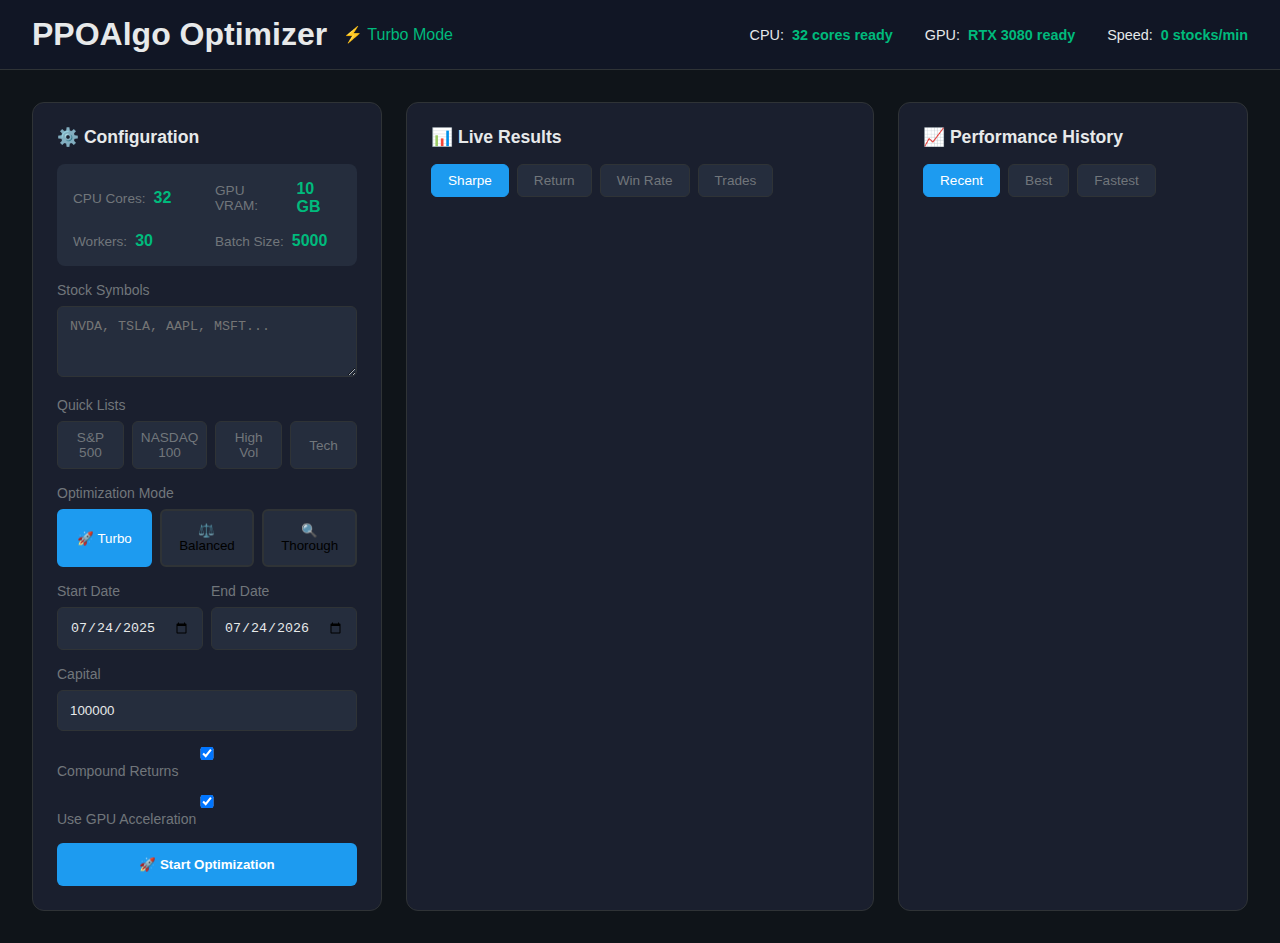
<file: optimizer/static/index_optimized.html>
<!DOCTYPE html>
<html lang="en">
<head>
    <meta charset="UTF-8">
    <meta name="viewport" content="width=device-width, initial-scale=1.0">
    <title>PPOAlgo Optimizer - Turbo Edition</title>
    <style>
        :root {
            --bg-dark: #0f1419;
            --bg-card: #1a1f2e;
            --bg-input: #252d3d;
            --text-primary: #e7e9ea;
            --text-secondary: #71767b;
            --accent: #1d9bf0;
            --success: #00ba7c;
            --warning: #ffad1f;
            --danger: #f4212e;
            --border: #2f3336;
        }

        * { margin: 0; padding: 0; box-sizing: border-box; }

        body {
            font-family: -apple-system, BlinkMacSystemFont, 'Segoe UI', Roboto, sans-serif;
            background: var(--bg-dark);
            color: var(--text-primary);
        }

        header {
            background: #111625;
            padding: 1rem 2rem;
            border-bottom: 1px solid var(--border);
            display: flex;
            justify-content: space-between;
            align-items: center;
        }

        .header-title {
            display: flex;
            align-items: center;
            gap: 1rem;
        }

        .performance-stats {
            display: flex;
            gap: 2rem;
            font-size: 0.9rem;
        }

        .stat-item {
            display: flex;
            align-items: center;
            gap: 0.5rem;
        }

        .stat-value {
            color: var(--success);
            font-weight: bold;
        }

        main {
            max-width: 1800px;
            margin: 0 auto;
            padding: 2rem;
            display: grid;
            grid-template-columns: 350px 1fr 350px;
            gap: 1.5rem;
        }

        .panel {
            background: var(--bg-card);
            border-radius: 12px;
            padding: 1.5rem;
            border: 1px solid var(--border);
        }

        .panel h2 {
            margin-bottom: 1rem;
            font-size: 1.1rem;
        }

        .form-group {
            margin-bottom: 1rem;
        }

        .form-group label {
            display: block;
            font-size: 0.875rem;
            color: var(--text-secondary);
            margin-bottom: 0.5rem;
        }

        input, select, textarea {
            width: 100%;
            padding: 0.75rem;
            background: var(--bg-input);
            border: 1px solid var(--border);
            border-radius: 6px;
            color: var(--text-primary);
        }

        input:focus, select:focus {
            outline: none;
            border-color: var(--accent);
        }

        .btn {
            padding: 0.875rem 1.5rem;
            border: none;
            border-radius: 6px;
            font-weight: 600;
            cursor: pointer;
            transition: all 0.2s;
        }

        .btn-primary {
            background: var(--accent);
            color: white;
            width: 100%;
        }

        .btn-primary:hover { background: #1a8cd8; }
        .btn-primary:disabled { opacity: 0.5; cursor: not-allowed; }

        .quick-filters {
            display: grid;
            grid-template-columns: repeat(4, 1fr);
            gap: 0.5rem;
            margin-bottom: 1rem;
        }

        .filter-btn {
            padding: 0.5rem;
            background: var(--bg-input);
            border: 1px solid var(--border);
            border-radius: 6px;
            color: var(--text-secondary);
            cursor: pointer;
            transition: all 0.2s;
            font-size: 0.85rem;
            text-align: center;
        }

        .filter-btn:hover {
            border-color: var(--accent);
            color: var(--text-primary);
        }

        .filter-btn.active {
            background: var(--accent);
            color: white;
            border-color: var(--accent);
        }

        .optimization-mode {
            display: grid;
            grid-template-columns: repeat(3, 1fr);
            gap: 0.5rem;
            margin-bottom: 1rem;
        }

        .mode-btn {
            padding: 0.75rem;
            background: var(--bg-input);
            border: 2px solid var(--border);
            border-radius: 6px;
            cursor: pointer;
            transition: all 0.2s;
            text-align: center;
        }

        .mode-btn.active {
            background: var(--accent);
            border-color: var(--accent);
            color: white;
        }

        .progress-container {
            margin-top: 1rem;
        }

        .progress-bar {
            width: 100%;
            height: 30px;
            background: var(--bg-input);
            border-radius: 6px;
            overflow: hidden;
            position: relative;
        }

        .progress-fill {
            height: 100%;
            background: linear-gradient(90deg, var(--accent), var(--success));
            transition: width 0.3s;
            display: flex;
            align-items: center;
            justify-content: center;
            color: white;
            font-size: 0.85rem;
            font-weight: 600;
        }

        .results-grid {
            display: grid;
            gap: 1rem;
        }

        .result-card {
            background: var(--bg-card);
            border: 1px solid var(--border);
            border-radius: 8px;
            padding: 1rem;
            display: grid;
            grid-template-columns: 80px 1fr auto;
            align-items: center;
            gap: 1rem;
            transition: all 0.2s;
        }

        .result-card:hover {
            border-color: var(--accent);
            transform: translateY(-2px);
        }

        .result-symbol {
            font-size: 1.2rem;
            font-weight: bold;
            color: var(--accent);
        }

        .result-metrics {
            display: flex;
            gap: 1.5rem;
        }

        .metric {
            display: flex;
            flex-direction: column;
        }

        .metric-label {
            font-size: 0.75rem;
            color: var(--text-secondary);
        }

        .metric-value {
            font-size: 1rem;
            font-weight: 600;
        }

        .sort-buttons {
            display: flex;
            gap: 0.5rem;
            margin-bottom: 1rem;
        }

        .sort-btn {
            padding: 0.5rem 1rem;
            background: var(--bg-input);
            border: 1px solid var(--border);
            border-radius: 6px;
            color: var(--text-secondary);
            cursor: pointer;
            font-size: 0.85rem;
        }

        .sort-btn.active {
            background: var(--accent);
            color: white;
            border-color: var(--accent);
        }

        .hardware-status {
            display: grid;
            grid-template-columns: 1fr 1fr;
            gap: 1rem;
            margin-bottom: 1rem;
            padding: 1rem;
            background: var(--bg-input);
            border-radius: 8px;
        }

        .hw-item {
            display: flex;
            align-items: center;
            gap: 0.5rem;
        }

        .hw-label {
            color: var(--text-secondary);
            font-size: 0.85rem;
        }

        .hw-value {
            font-weight: bold;
            color: var(--success);
        }

        .gpu-indicator {
            display: inline-block;
            padding: 0.25rem 0.5rem;
            background: var(--success);
            color: white;
            border-radius: 4px;
            font-size: 0.75rem;
            font-weight: 600;
        }

        .cpu-indicator {
            display: inline-block;
            padding: 0.25rem 0.5rem;
            background: var(--warning);
            color: white;
            border-radius: 4px;
            font-size: 0.75rem;
            font-weight: 600;
        }
    </style>
</head>
<body>
    <header>
        <div class="header-title">
            <h1>PPOAlgo Optimizer</h1>
            <span style="color: var(--success);">⚡ Turbo Mode</span>
        </div>
        <div class="performance-stats">
            <div class="stat-item">
                <span>CPU:</span>
                <span class="stat-value" id="cpu-usage">32 cores ready</span>
            </div>
            <div class="stat-item">
                <span>GPU:</span>
                <span class="stat-value" id="gpu-usage">RTX 3080 ready</span>
            </div>
            <div class="stat-item">
                <span>Speed:</span>
                <span class="stat-value" id="processing-speed">0 stocks/min</span>
            </div>
        </div>
    </header>

    <main>
        <!-- Left Panel: Configuration -->
        <div class="panel">
            <h2>⚙️ Configuration</h2>

            <div class="hardware-status">
                <div class="hw-item">
                    <span class="hw-label">CPU Cores:</span>
                    <span class="hw-value">32</span>
                </div>
                <div class="hw-item">
                    <span class="hw-label">GPU VRAM:</span>
                    <span class="hw-value">10 GB</span>
                </div>
                <div class="hw-item">
                    <span class="hw-label">Workers:</span>
                    <span class="hw-value" id="worker-count">30</span>
                </div>
                <div class="hw-item">
                    <span class="hw-label">Batch Size:</span>
                    <span class="hw-value" id="batch-size">5000</span>
                </div>
            </div>

            <div class="form-group">
                <label>Stock Symbols</label>
                <textarea id="symbols" rows="3" placeholder="NVDA, TSLA, AAPL, MSFT..."></textarea>
            </div>

            <div class="form-group">
                <label>Quick Lists</label>
                <div class="quick-filters">
                    <button class="filter-btn" onclick="loadList('sp500')">S&P 500</button>
                    <button class="filter-btn" onclick="loadList('nasdaq100')">NASDAQ 100</button>
                    <button class="filter-btn" onclick="loadList('volatile')">High Vol</button>
                    <button class="filter-btn" onclick="loadList('tech')">Tech</button>
                </div>
            </div>

            <div class="form-group">
                <label>Optimization Mode</label>
                <div class="optimization-mode">
                    <button class="mode-btn active" data-mode="turbo">🚀 Turbo</button>
                    <button class="mode-btn" data-mode="balanced">⚖️ Balanced</button>
                    <button class="mode-btn" data-mode="thorough">🔍 Thorough</button>
                </div>
            </div>

            <div class="form-group" style="display:grid;grid-template-columns:1fr 1fr;gap:0.5rem;">
                <div>
                    <label>Start Date</label>
                    <input type="date" id="start-date">
                </div>
                <div>
                    <label>End Date</label>
                    <input type="date" id="end-date">
                </div>
            </div>

            <div class="form-group">
                <label>Capital</label>
                <input type="number" id="capital" value="100000">
            </div>

            <div class="form-group">
                <label>
                    <input type="checkbox" id="compound" checked> Compound Returns
                </label>
            </div>

            <div class="form-group">
                <label>
                    <input type="checkbox" id="use-gpu" checked> Use GPU Acceleration
                </label>
            </div>

            <button class="btn btn-primary" onclick="startOptimization()">
                🚀 Start Optimization
            </button>

            <div class="progress-container" id="progress" style="display: none;">
                <div class="progress-bar">
                    <div class="progress-fill" id="progress-fill">0%</div>
                </div>
                <p style="text-align: center; margin-top: 0.5rem; font-size: 0.85rem;" id="progress-text">
                    Processing...
                </p>
            </div>
        </div>

        <!-- Center Panel: Results -->
        <div class="panel">
            <h2>📊 Live Results</h2>

            <div class="sort-buttons">
                <button class="sort-btn active" onclick="sortResults('sharpe')">Sharpe</button>
                <button class="sort-btn" onclick="sortResults('return')">Return</button>
                <button class="sort-btn" onclick="sortResults('winrate')">Win Rate</button>
                <button class="sort-btn" onclick="sortResults('trades')">Trades</button>
            </div>

            <div class="results-grid" id="results">
                <!-- Results will be populated here -->
            </div>
        </div>

        <!-- Right Panel: History & Stats -->
        <div class="panel">
            <h2>📈 Performance History</h2>

            <div class="sort-buttons">
                <button class="sort-btn active" onclick="sortHistory('date')">Recent</button>
                <button class="sort-btn" onclick="sortHistory('best')">Best</button>
                <button class="sort-btn" onclick="sortHistory('fastest')">Fastest</button>
            </div>

            <div id="history-list">
                <!-- History will be populated here -->
            </div>
        </div>
    </main>

    <script>
        let ws = null;
        let currentResults = [];
        let startTime = null;
        let processedCount = 0;

        // Initialize WebSocket
        function connectWebSocket() {
            const wsProtocol = window.location.protocol === 'https:' ? 'wss:' : 'ws:';
            ws = new WebSocket(`${wsProtocol}//${window.location.host}/ws`);

            ws.onopen = () => {
                console.log('Connected to optimizer');
                updateStatus('Connected', 'success');
            };

            ws.onmessage = (event) => {
                const data = JSON.parse(event.data);
                handleMessage(data);
            };

            ws.onerror = (error) => {
                console.error('WebSocket error:', error);
                updateStatus('Connection error', 'danger');
            };

            ws.onclose = () => {
                updateStatus('Disconnected', 'warning');
                setTimeout(connectWebSocket, 3000);
            };
        }

        function handleMessage(data) {
            switch(data.type) {
                case 'stock_complete':
                    addResult(data.result);
                    processedCount++;
                    updateSpeed();
                    break;
                case 'job_progress':
                    updateProgress(data.completed, data.total, data.message);
                    break;
                case 'optimization_complete':
                    onComplete(data);
                    break;
            }
        }

        function startOptimization() {
            const symbols = document.getElementById('symbols').value
                .split(',')
                .map(s => s.trim())
                .filter(s => s);

            if (symbols.length === 0) {
                alert('Please enter at least one symbol');
                return;
            }

            const mode = document.querySelector('.mode-btn.active').dataset.mode;
            const useGpu = document.getElementById('use-gpu').checked;

            // Determine parameters based on mode
            let nTrials, method;
            switch(mode) {
                case 'turbo':
                    nTrials = useGpu ? 10000 : 200;
                    method = useGpu ? 'gpu_grid' : 'optuna';
                    break;
                case 'balanced':
                    nTrials = useGpu ? 5000 : 500;
                    method = 'hybrid';
                    break;
                case 'thorough':
                    nTrials = useGpu ? 20000 : 1000;
                    method = 'exhaustive';
                    break;
            }

            const request = {
                symbols: symbols,
                start_date: document.getElementById('start-date').value,
                end_date: document.getElementById('end-date').value,
                capital: parseFloat(document.getElementById('capital').value),
                use_gpu: useGpu,
                n_trials: nTrials
            };

            // Reset UI
            currentResults = [];
            processedCount = 0;
            startTime = Date.now();
            document.getElementById('results').innerHTML = '';
            document.getElementById('progress').style.display = 'block';

            // Send request
            fetch('/api/optimize', {
                method: 'POST',
                headers: { 'Content-Type': 'application/json' },
                body: JSON.stringify(request)
            })
            .then(response => response.json())
            .then(data => {
                console.log('Optimization started:', data);
                updateStatus(`Processing ${symbols.length} stocks...`, 'warning');
            })
            .catch(error => {
                console.error('Error starting optimization:', error);
                updateStatus('Failed to start', 'danger');
            });
        }

        function addResult(result) {
            currentResults.push(result);

            const card = document.createElement('div');
            card.className = 'result-card';

            const engineType = result.method.includes('gpu') ?
                '<span class="gpu-indicator">GPU</span>' :
                '<span class="cpu-indicator">CPU</span>';

            card.innerHTML = `
                <div class="result-symbol">${result.symbol}</div>
                <div class="result-metrics">
                    <div class="metric">
                        <span class="metric-label">Sharpe</span>
                        <span class="metric-value">${result.sharpe_ratio.toFixed(2)}</span>
                    </div>
                    <div class="metric">
                        <span class="metric-label">Return</span>
                        <span class="metric-value">${(result.total_return * 100).toFixed(1)}%</span>
                    </div>
                    <div class="metric">
                        <span class="metric-label">Win Rate</span>
                        <span class="metric-value">${(result.win_rate * 100).toFixed(0)}%</span>
                    </div>
                    <div class="metric">
                        <span class="metric-label">Buy/Sell</span>
                        <span class="metric-value">${(result.buy_trigger * 100).toFixed(1)}%/${(result.sell_trigger * 100).toFixed(1)}%</span>
                    </div>
                </div>
                <div>${engineType}</div>
            `;

            document.getElementById('results').appendChild(card);
        }

        function updateProgress(completed, total, message) {
            const percentage = (completed / total * 100).toFixed(0);
            document.getElementById('progress-fill').style.width = `${percentage}%`;
            document.getElementById('progress-fill').textContent = `${percentage}%`;
            document.getElementById('progress-text').textContent = message || `${completed}/${total} stocks processed`;
        }

        function updateSpeed() {
            if (!startTime) return;

            const elapsed = (Date.now() - startTime) / 1000 / 60; // minutes
            const speed = (processedCount / elapsed).toFixed(0);
            document.getElementById('processing-speed').textContent = `${speed} stocks/min`;
        }

        function updateStatus(message, type) {
            console.log(`[${type}] ${message}`);
        }

        function loadList(type) {
            const lists = {
                'sp500': 'AAPL,MSFT,NVDA,AMZN,META,GOOGL,TSLA,BRK.B,JPM,V',
                'nasdaq100': 'AAPL,MSFT,NVDA,AMZN,META,GOOGL,TSLA,AVGO,PEP,COST',
                'volatile': 'TSLA,NVDA,AMD,COIN,RIVN,LCID,GME,AMC,PLTR,SOFI',
                'tech': 'NVDA,AMD,INTC,QCOM,AVGO,MU,MRVL,AMAT,LRCX,KLAC'
            };

            document.getElementById('symbols').value = lists[type] || '';

            // Update active button
            document.querySelectorAll('.filter-btn').forEach(btn => btn.classList.remove('active'));
            event.target.classList.add('active');
        }

        function sortResults(by) {
            // Update active button
            document.querySelectorAll('.sort-btn').forEach(btn => btn.classList.remove('active'));
            event.target.classList.add('active');

            // Sort results
            currentResults.sort((a, b) => {
                switch(by) {
                    case 'sharpe': return b.sharpe_ratio - a.sharpe_ratio;
                    case 'return': return b.total_return - a.total_return;
                    case 'winrate': return b.win_rate - a.win_rate;
                    case 'trades': return b.trades - a.trades;
                    default: return 0;
                }
            });

            // Re-render
            document.getElementById('results').innerHTML = '';
            currentResults.forEach(addResult);
        }

        function sortHistory(by) {
            // Update active button in history panel
            const historyBtns = document.querySelector('#history-list')
                ?.closest('.panel')
                ?.querySelectorAll('.sort-btn');
            if (historyBtns) {
                historyBtns.forEach(btn => btn.classList.remove('active'));
                event.target.classList.add('active');
            }

            // Fetch sorted history from API
            fetch(`/api/history?sort=${by}`)
                .then(r => r.json())
                .then(data => {
                    const list = document.getElementById('history-list');
                    if (!data || !data.length) {
                        list.innerHTML = '<p style="color:var(--text-secondary);text-align:center;padding:2rem;">No history yet</p>';
                        return;
                    }
                    list.innerHTML = data.slice(0, 20).map(item => `
                        <div class="result-card" style="grid-template-columns: 80px 1fr; margin-bottom:0.5rem;">
                            <div class="result-symbol">${item.symbol || item.job_id || '—'}</div>
                            <div class="result-metrics">
                                <div class="metric">
                                    <span class="metric-label">Return</span>
                                    <span class="metric-value">${item.total_return != null ? (item.total_return * 100).toFixed(1) + '%' : '—'}</span>
                                </div>
                                <div class="metric">
                                    <span class="metric-label">Sharpe</span>
                                    <span class="metric-value">${item.sharpe_ratio != null ? item.sharpe_ratio.toFixed(2) : '—'}</span>
                                </div>
                            </div>
                        </div>
                    `).join('');
                })
                .catch(() => {
                    document.getElementById('history-list').innerHTML =
                        '<p style="color:var(--text-secondary);text-align:center;padding:2rem;">Failed to load history</p>';
                });
        }

        function onComplete(data) {
            document.getElementById('progress').style.display = 'none';
            updateStatus('Optimization complete!', 'success');

            const elapsed = ((Date.now() - startTime) / 1000).toFixed(1);
            alert(`Optimization complete!\nProcessed ${processedCount} stocks in ${elapsed} seconds\nSpeed: ${(processedCount / elapsed * 60).toFixed(0)} stocks/min`);
        }

        // Mode selection
        document.querySelectorAll('.mode-btn').forEach(btn => {
            btn.addEventListener('click', () => {
                document.querySelectorAll('.mode-btn').forEach(b => b.classList.remove('active'));
                btn.classList.add('active');
            });
        });

        // Set default dates (1 year back to today)
        (function setDefaultDates() {
            const today = new Date();
            const oneYearAgo = new Date();
            oneYearAgo.setFullYear(today.getFullYear() - 1);
            document.getElementById('end-date').value = today.toISOString().split('T')[0];
            document.getElementById('start-date').value = oneYearAgo.toISOString().split('T')[0];
        })();

        // Initialize on load
        connectWebSocket();
    </script>
</body>
</html>
</file>
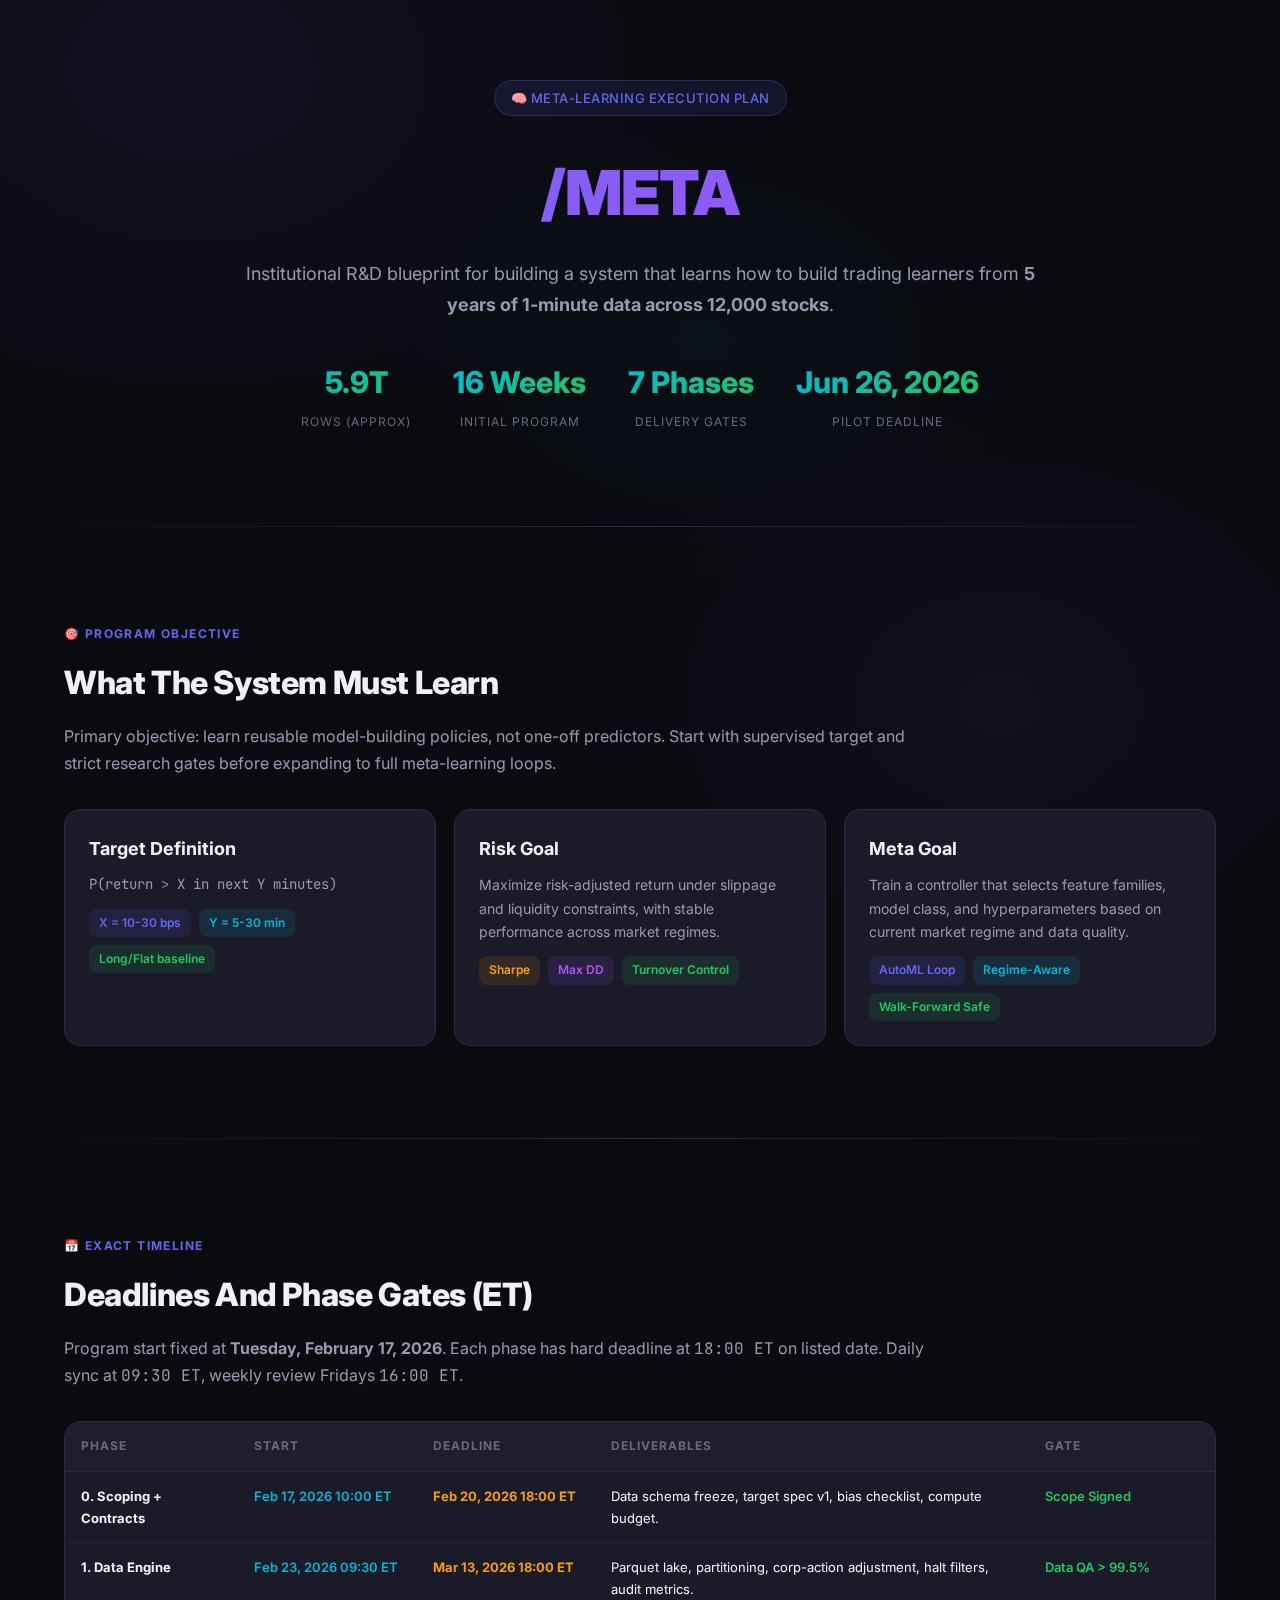
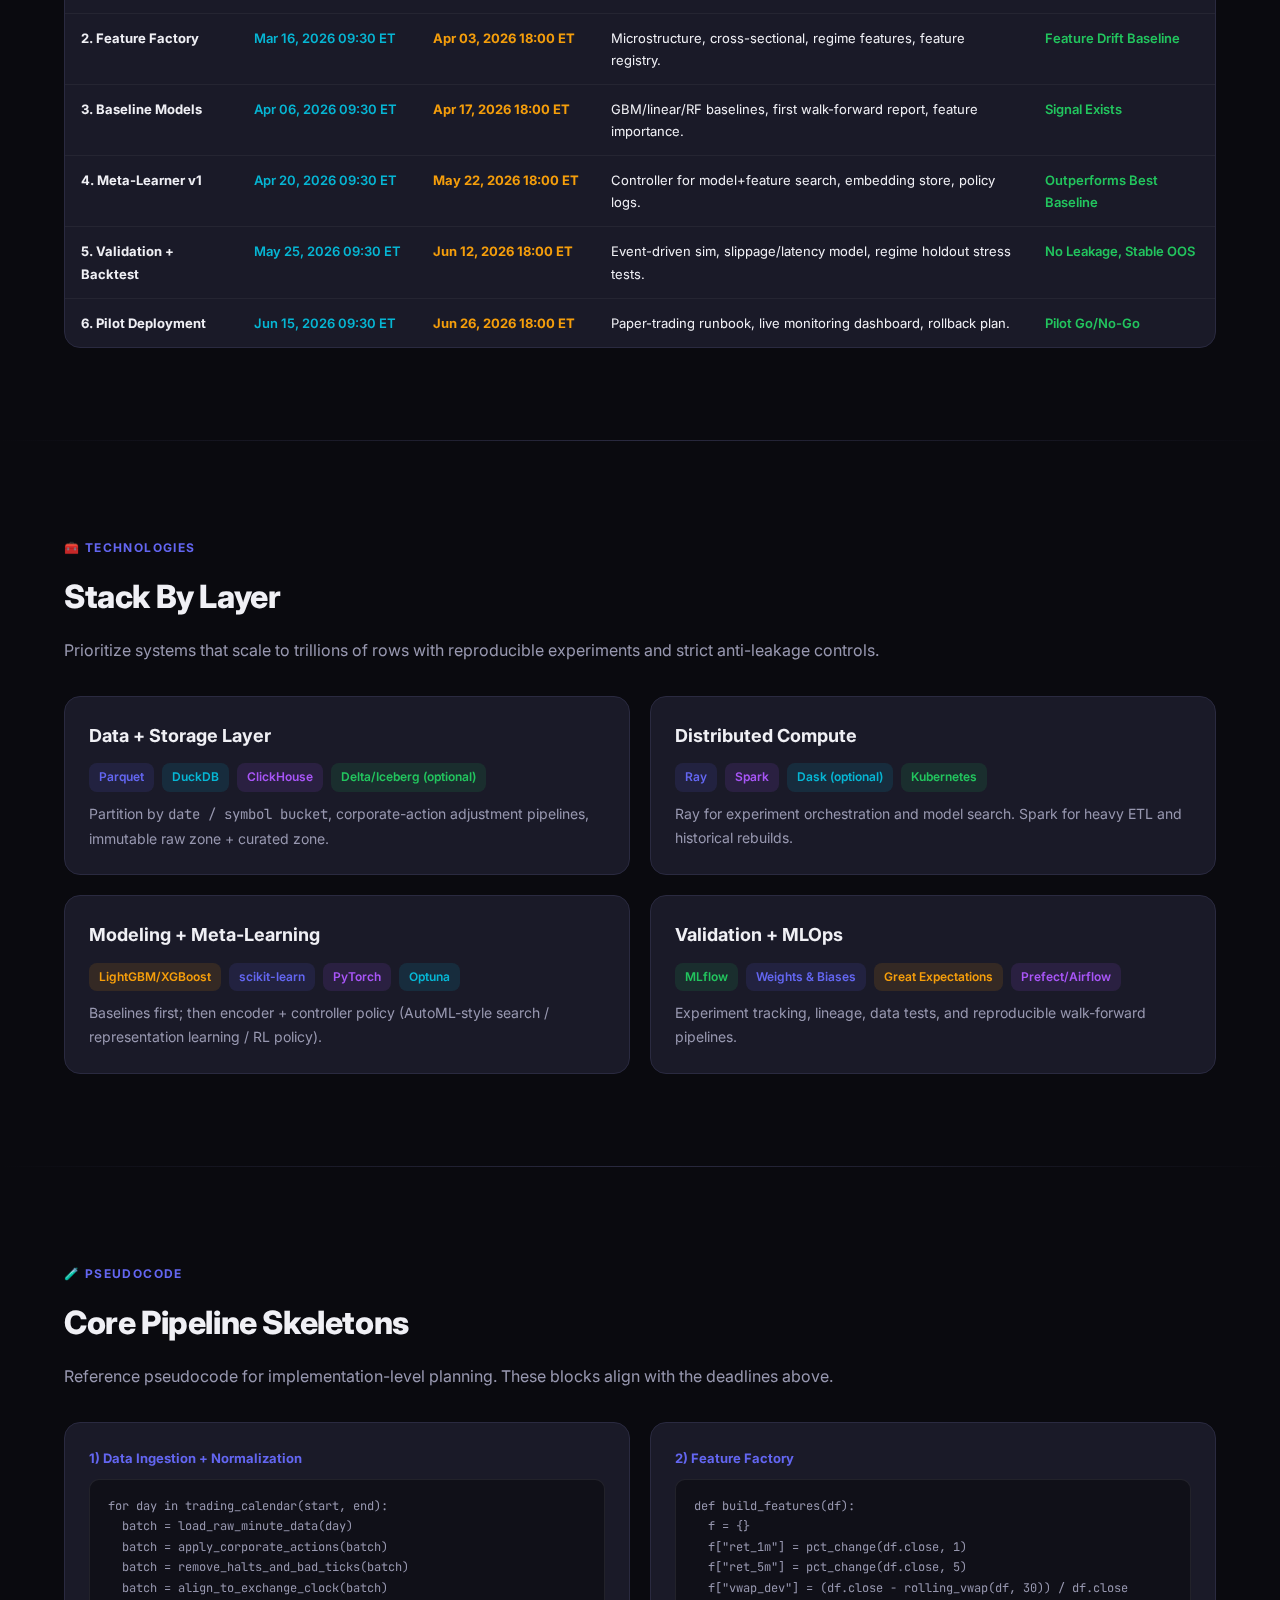
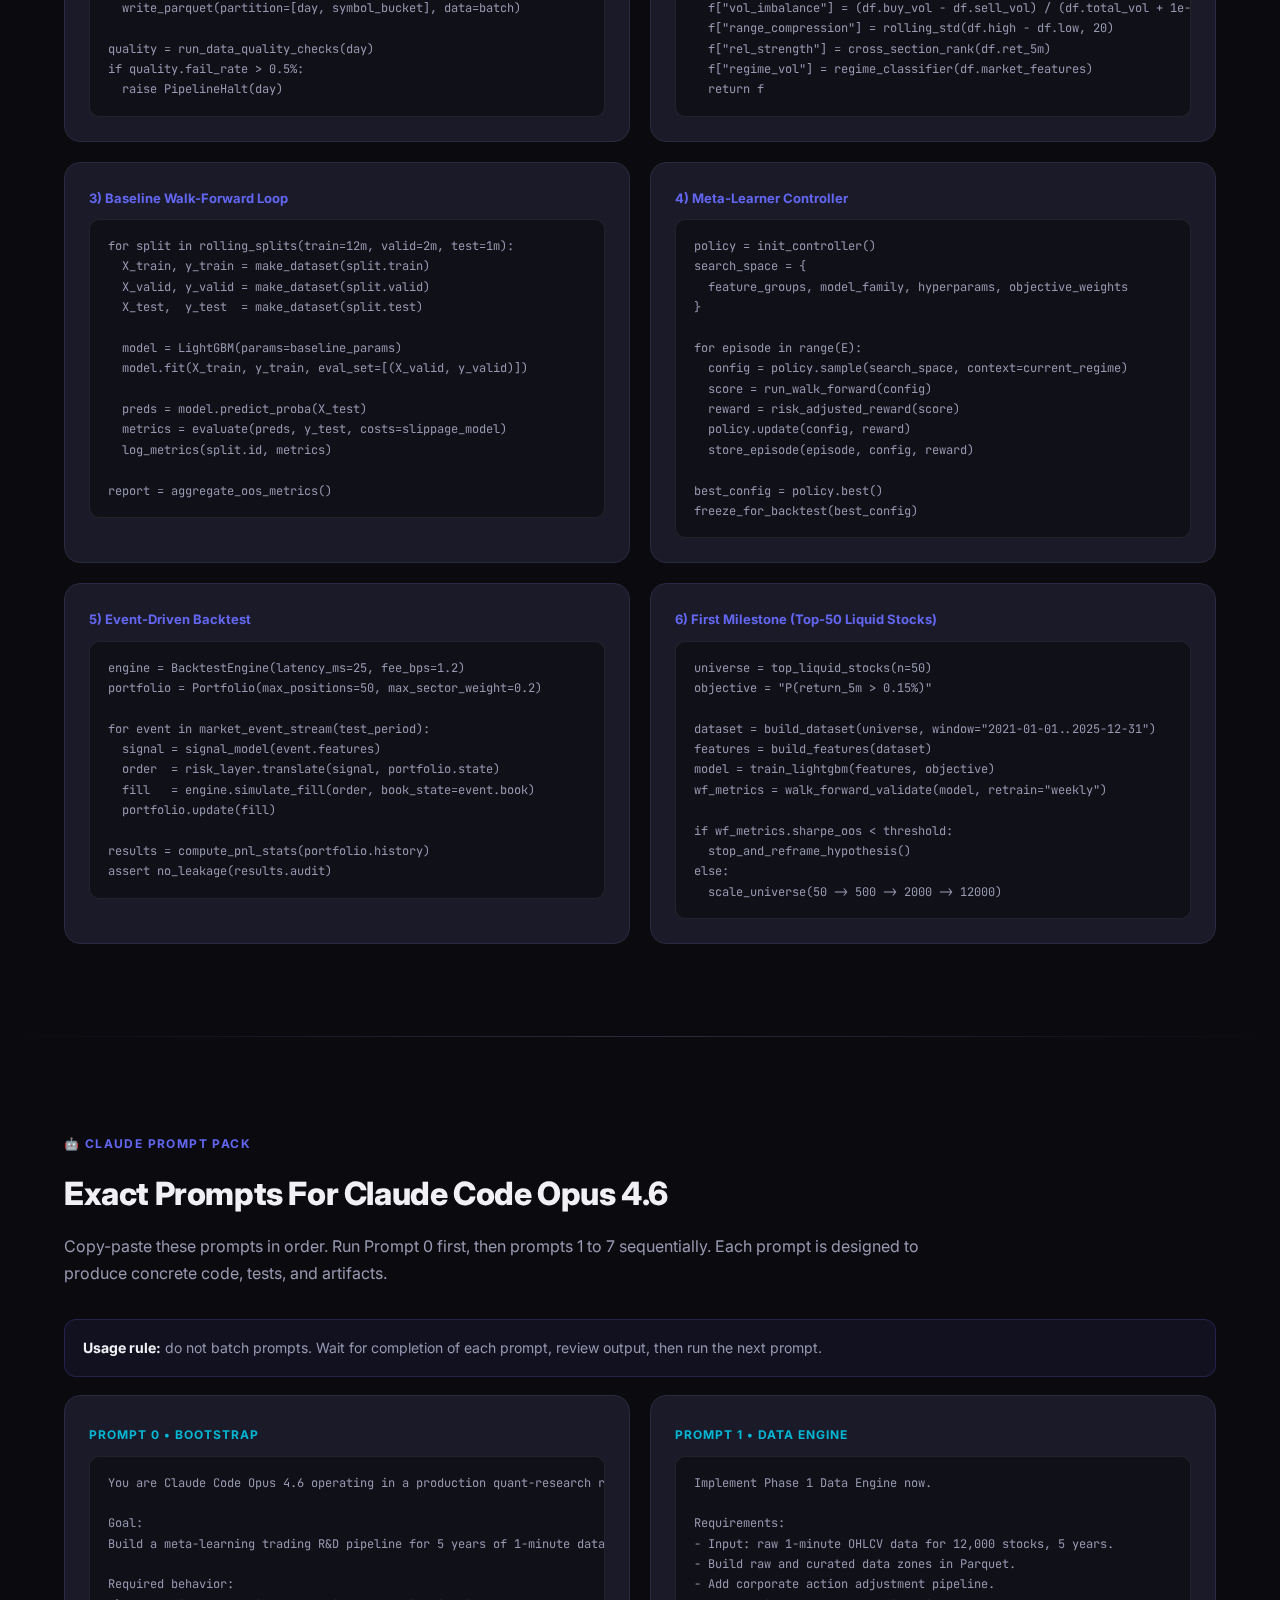
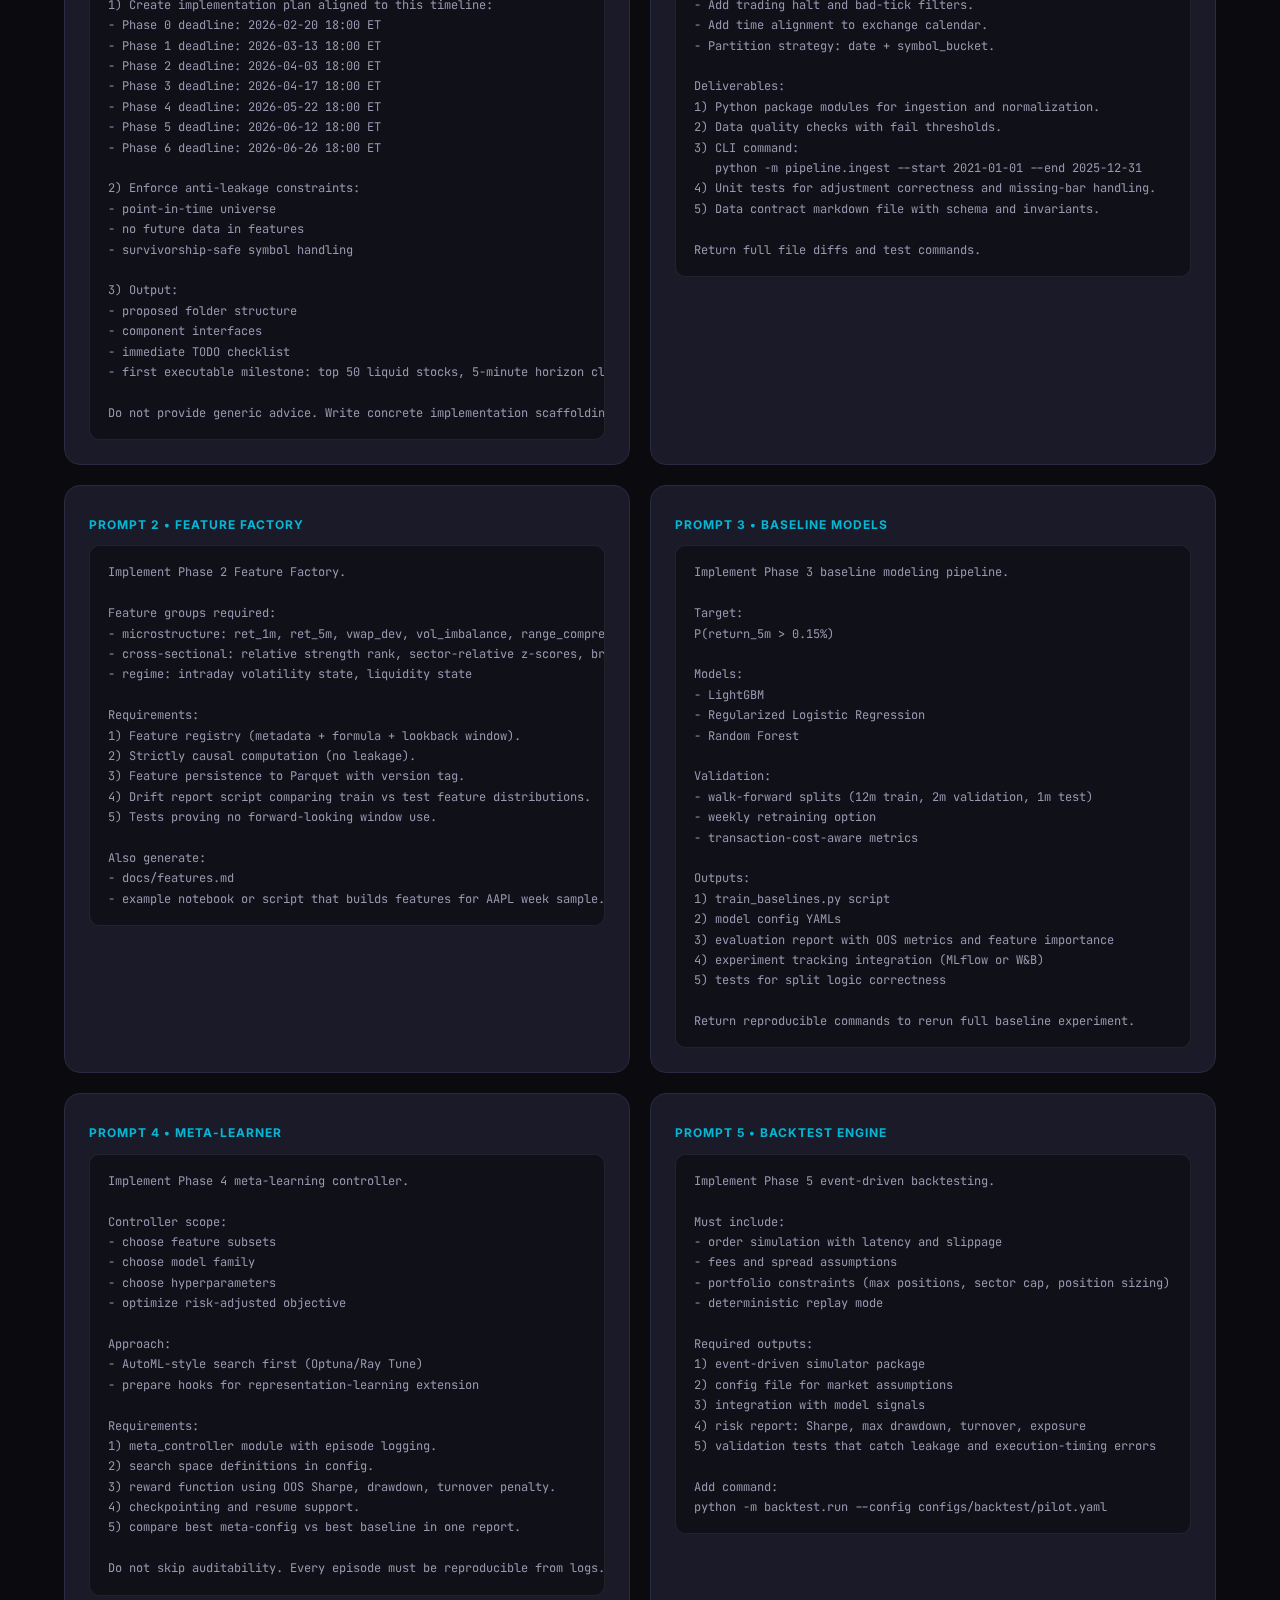
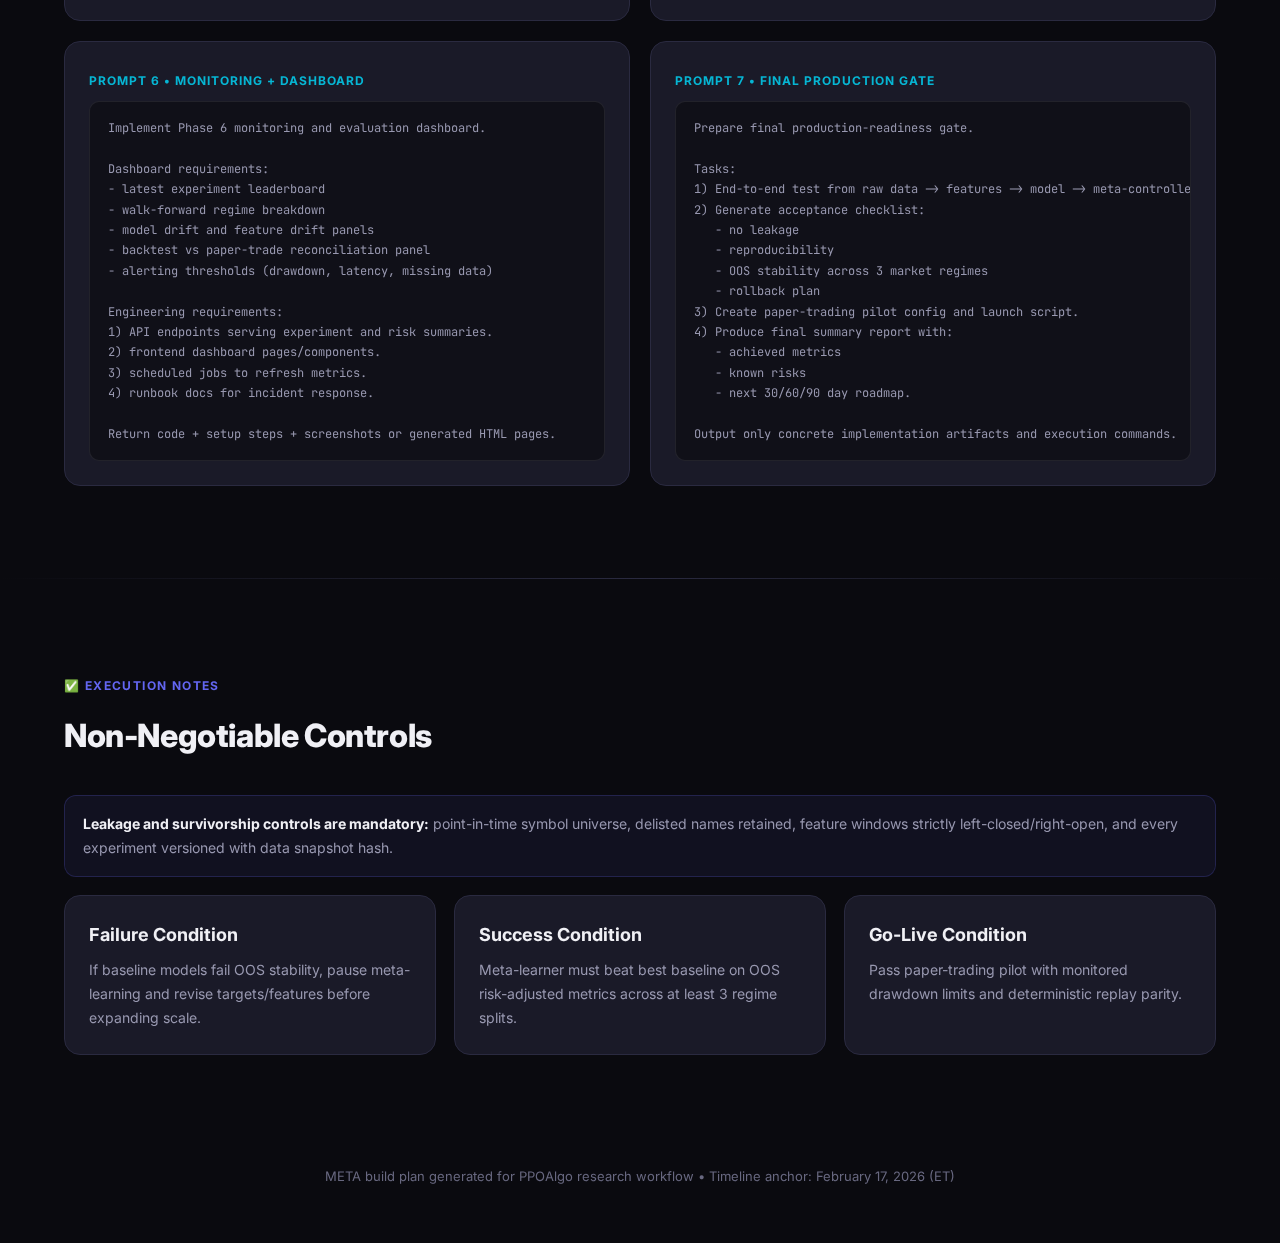
<file: optimizer/static/meta.html>
<!DOCTYPE html>
<html lang="en">
<head>
    <meta charset="UTF-8">
    <meta name="viewport" content="width=device-width, initial-scale=1.0">
    <title>META Plan - Meta-Learning Trading R&D Blueprint</title>
    <link href="https://fonts.googleapis.com/css2?family=Inter:wght@300;400;500;600;700;800;900&family=JetBrains+Mono:wght@400;500;600&display=swap" rel="stylesheet">
    <style>
        :root {
            --bg-primary: #0a0a0f;
            --bg-secondary: #12121a;
            --bg-card: #1a1a28;
            --bg-card-hover: #222236;
            --border: #2a2a40;
            --border-glow: #4f46e5;
            --text-primary: #f0f0f5;
            --text-secondary: #9898b0;
            --text-muted: #686880;
            --accent-blue: #6366f1;
            --accent-green: #22c55e;
            --accent-orange: #f59e0b;
            --accent-red: #ef4444;
            --accent-purple: #a855f7;
            --accent-cyan: #06b6d4;
            --gradient-1: linear-gradient(135deg, #6366f1 0%, #8b5cf6 50%, #a855f7 100%);
            --gradient-2: linear-gradient(135deg, #06b6d4 0%, #22c55e 100%);
            --gradient-3: linear-gradient(135deg, #f59e0b 0%, #ef4444 100%);
        }

        * { margin: 0; padding: 0; box-sizing: border-box; }

        body {
            font-family: 'Inter', -apple-system, sans-serif;
            background: var(--bg-primary);
            color: var(--text-primary);
            line-height: 1.7;
            overflow-x: hidden;
        }

        body::before {
            content: '';
            position: fixed;
            top: 0; left: 0; right: 0; bottom: 0;
            background:
                radial-gradient(ellipse 900px 650px at 15% 8%, rgba(99,102,241,0.08) 0%, transparent 60%),
                radial-gradient(ellipse 700px 540px at 78% 78%, rgba(168,85,247,0.06) 0%, transparent 60%),
                radial-gradient(ellipse 560px 420px at 55% 38%, rgba(6,182,212,0.04) 0%, transparent 60%);
            pointer-events: none;
            z-index: 0;
        }

        .container {
            max-width: 1200px;
            margin: 0 auto;
            padding: 0 24px;
            position: relative;
            z-index: 1;
        }

        .hero {
            padding: 80px 0 56px;
            text-align: center;
        }

        .hero-badge {
            display: inline-flex;
            align-items: center;
            gap: 8px;
            padding: 6px 16px;
            background: rgba(99,102,241,0.12);
            border: 1px solid rgba(99,102,241,0.25);
            border-radius: 100px;
            font-size: 13px;
            font-weight: 500;
            color: var(--accent-blue);
            margin-bottom: 24px;
            letter-spacing: 0.5px;
        }

        .hero h1 {
            font-size: clamp(34px, 5vw, 62px);
            font-weight: 900;
            background: var(--gradient-1);
            -webkit-background-clip: text;
            -webkit-text-fill-color: transparent;
            background-clip: text;
            margin-bottom: 14px;
            letter-spacing: -1px;
        }

        .hero p {
            font-size: 18px;
            color: var(--text-secondary);
            max-width: 840px;
            margin: 0 auto 36px;
        }

        .hero-stats {
            display: flex;
            justify-content: center;
            gap: 42px;
            flex-wrap: wrap;
        }

        .hero-stat { text-align: center; }

        .hero-stat .value {
            font-size: 30px;
            font-weight: 800;
            background: var(--gradient-2);
            -webkit-background-clip: text;
            -webkit-text-fill-color: transparent;
            background-clip: text;
        }

        .hero-stat .label {
            font-size: 12px;
            color: var(--text-muted);
            text-transform: uppercase;
            letter-spacing: 1px;
            margin-top: 4px;
        }

        .divider {
            height: 1px;
            background: linear-gradient(90deg, transparent, var(--border), transparent);
            margin: 38px 0;
        }

        .section { padding: 54px 0; }

        .section-header { margin-bottom: 32px; }

        .section-label {
            display: inline-flex;
            align-items: center;
            gap: 6px;
            font-size: 12px;
            font-weight: 700;
            text-transform: uppercase;
            letter-spacing: 1.4px;
            color: var(--accent-blue);
            margin-bottom: 12px;
        }

        .section-title {
            font-size: 32px;
            font-weight: 800;
            letter-spacing: -0.4px;
            margin-bottom: 12px;
        }

        .section-desc {
            font-size: 16px;
            color: var(--text-secondary);
            max-width: 860px;
        }

        .grid-3 {
            display: grid;
            grid-template-columns: repeat(auto-fit, minmax(260px, 1fr));
            gap: 18px;
        }

        .grid-2 {
            display: grid;
            grid-template-columns: repeat(auto-fit, minmax(420px, 1fr));
            gap: 20px;
        }

        .card {
            background: var(--bg-card);
            border: 1px solid var(--border);
            border-radius: 16px;
            padding: 24px;
            transition: all 0.3s ease;
        }

        .card:hover {
            border-color: var(--border-glow);
            transform: translateY(-2px);
            box-shadow: 0 10px 34px rgba(99,102,241,0.1);
        }

        .card h3 {
            font-size: 18px;
            font-weight: 700;
            margin-bottom: 8px;
        }

        .card p {
            font-size: 14px;
            color: var(--text-secondary);
        }

        .chip-row {
            display: flex;
            flex-wrap: wrap;
            gap: 8px;
            margin-top: 12px;
        }

        .chip {
            display: inline-flex;
            align-items: center;
            border-radius: 8px;
            padding: 4px 10px;
            font-size: 12px;
            font-weight: 600;
        }

        .chip-blue { background: rgba(99,102,241,0.12); color: var(--accent-blue); }
        .chip-green { background: rgba(34,197,94,0.12); color: var(--accent-green); }
        .chip-orange { background: rgba(245,158,11,0.12); color: var(--accent-orange); }
        .chip-purple { background: rgba(168,85,247,0.12); color: var(--accent-purple); }
        .chip-cyan { background: rgba(6,182,212,0.12); color: var(--accent-cyan); }

        .table-wrapper {
            overflow-x: auto;
            border-radius: 16px;
            border: 1px solid var(--border);
            background: var(--bg-card);
        }

        table { width: 100%; border-collapse: collapse; }

        thead th {
            padding: 14px 16px;
            text-align: left;
            font-size: 12px;
            font-weight: 700;
            text-transform: uppercase;
            letter-spacing: 1px;
            color: var(--text-muted);
            background: rgba(255,255,255,0.02);
            border-bottom: 1px solid var(--border);
            white-space: nowrap;
        }

        tbody td {
            padding: 13px 16px;
            font-size: 13px;
            border-bottom: 1px solid rgba(255,255,255,0.05);
            vertical-align: top;
        }

        tbody tr:last-child td { border-bottom: none; }
        tbody tr:hover { background: rgba(255,255,255,0.02); }

        .deadline-cell {
            color: var(--accent-orange);
            font-weight: 700;
            white-space: nowrap;
        }

        .start-cell {
            color: var(--accent-cyan);
            font-weight: 600;
            white-space: nowrap;
        }

        .gate-cell {
            color: var(--accent-green);
            font-weight: 600;
        }

        .mono { font-family: 'JetBrains Mono', monospace; }

        .code-block {
            background: rgba(0,0,0,0.38);
            border: 1px solid rgba(255,255,255,0.08);
            border-radius: 10px;
            padding: 16px 18px;
            font-family: 'JetBrains Mono', monospace;
            font-size: 12px;
            line-height: 1.7;
            overflow-x: auto;
            color: var(--text-secondary);
            white-space: pre;
        }

        .code-title {
            font-size: 13px;
            font-weight: 700;
            margin-bottom: 10px;
            color: var(--accent-blue);
        }

        .prompt-id {
            display: inline-flex;
            align-items: center;
            gap: 6px;
            font-size: 12px;
            font-weight: 700;
            color: var(--accent-cyan);
            text-transform: uppercase;
            letter-spacing: 1px;
            margin-bottom: 10px;
        }

        .callout {
            background: rgba(99,102,241,0.08);
            border: 1px solid rgba(99,102,241,0.22);
            border-radius: 12px;
            padding: 16px 18px;
            font-size: 14px;
            color: var(--text-secondary);
        }

        .callout strong { color: var(--text-primary); }

        .footer {
            text-align: center;
            padding: 56px 0;
            font-size: 13px;
            color: var(--text-muted);
        }

        @media (max-width: 768px) {
            .hero { padding: 50px 0 34px; }
            .section { padding: 40px 0; }
            .grid-2 { grid-template-columns: 1fr; }
            .hero-stats { gap: 24px; }
        }
    </style>
</head>
<body>

<div class="container">
    <section class="hero">
        <div class="hero-badge">🧠 META-LEARNING EXECUTION PLAN</div>
        <h1>/META</h1>
        <p>Institutional R&amp;D blueprint for building a system that learns how to build trading learners from <strong>5 years of 1-minute data across 12,000 stocks</strong>.</p>
        <div class="hero-stats">
            <div class="hero-stat">
                <div class="value">5.9T</div>
                <div class="label">Rows (Approx)</div>
            </div>
            <div class="hero-stat">
                <div class="value">16 Weeks</div>
                <div class="label">Initial Program</div>
            </div>
            <div class="hero-stat">
                <div class="value">7 Phases</div>
                <div class="label">Delivery Gates</div>
            </div>
            <div class="hero-stat">
                <div class="value">Jun 26, 2026</div>
                <div class="label">Pilot Deadline</div>
            </div>
        </div>
    </section>
</div>

<div class="divider"></div>

<div class="container">
    <section class="section">
        <div class="section-header">
            <div class="section-label">🎯 Program Objective</div>
            <h2 class="section-title">What The System Must Learn</h2>
            <p class="section-desc">Primary objective: learn reusable model-building policies, not one-off predictors. Start with supervised target and strict research gates before expanding to full meta-learning loops.</p>
        </div>

        <div class="grid-3">
            <div class="card">
                <h3>Target Definition</h3>
                <p class="mono">P(return &gt; X in next Y minutes)</p>
                <div class="chip-row">
                    <span class="chip chip-blue">X = 10-30 bps</span>
                    <span class="chip chip-cyan">Y = 5-30 min</span>
                    <span class="chip chip-green">Long/Flat baseline</span>
                </div>
            </div>
            <div class="card">
                <h3>Risk Goal</h3>
                <p>Maximize risk-adjusted return under slippage and liquidity constraints, with stable performance across market regimes.</p>
                <div class="chip-row">
                    <span class="chip chip-orange">Sharpe</span>
                    <span class="chip chip-purple">Max DD</span>
                    <span class="chip chip-green">Turnover Control</span>
                </div>
            </div>
            <div class="card">
                <h3>Meta Goal</h3>
                <p>Train a controller that selects feature families, model class, and hyperparameters based on current market regime and data quality.</p>
                <div class="chip-row">
                    <span class="chip chip-blue">AutoML Loop</span>
                    <span class="chip chip-cyan">Regime-Aware</span>
                    <span class="chip chip-green">Walk-Forward Safe</span>
                </div>
            </div>
        </div>
    </section>
</div>

<div class="divider"></div>

<div class="container">
    <section class="section">
        <div class="section-header">
            <div class="section-label">📅 Exact Timeline</div>
            <h2 class="section-title">Deadlines And Phase Gates (ET)</h2>
            <p class="section-desc">Program start fixed at <strong>Tuesday, February 17, 2026</strong>. Each phase has hard deadline at <span class="mono">18:00 ET</span> on listed date. Daily sync at <span class="mono">09:30 ET</span>, weekly review Fridays <span class="mono">16:00 ET</span>.</p>
        </div>

        <div class="table-wrapper">
            <table>
                <thead>
                    <tr>
                        <th>Phase</th>
                        <th>Start</th>
                        <th>Deadline</th>
                        <th>Deliverables</th>
                        <th>Gate</th>
                    </tr>
                </thead>
                <tbody>
                    <tr>
                        <td><strong>0. Scoping + Contracts</strong></td>
                        <td class="start-cell">Feb 17, 2026 10:00 ET</td>
                        <td class="deadline-cell">Feb 20, 2026 18:00 ET</td>
                        <td>Data schema freeze, target spec v1, bias checklist, compute budget.</td>
                        <td class="gate-cell">Scope Signed</td>
                    </tr>
                    <tr>
                        <td><strong>1. Data Engine</strong></td>
                        <td class="start-cell">Feb 23, 2026 09:30 ET</td>
                        <td class="deadline-cell">Mar 13, 2026 18:00 ET</td>
                        <td>Parquet lake, partitioning, corp-action adjustment, halt filters, audit metrics.</td>
                        <td class="gate-cell">Data QA &gt; 99.5%</td>
                    </tr>
                    <tr>
                        <td><strong>2. Feature Factory</strong></td>
                        <td class="start-cell">Mar 16, 2026 09:30 ET</td>
                        <td class="deadline-cell">Apr 03, 2026 18:00 ET</td>
                        <td>Microstructure, cross-sectional, regime features, feature registry.</td>
                        <td class="gate-cell">Feature Drift Baseline</td>
                    </tr>
                    <tr>
                        <td><strong>3. Baseline Models</strong></td>
                        <td class="start-cell">Apr 06, 2026 09:30 ET</td>
                        <td class="deadline-cell">Apr 17, 2026 18:00 ET</td>
                        <td>GBM/linear/RF baselines, first walk-forward report, feature importance.</td>
                        <td class="gate-cell">Signal Exists</td>
                    </tr>
                    <tr>
                        <td><strong>4. Meta-Learner v1</strong></td>
                        <td class="start-cell">Apr 20, 2026 09:30 ET</td>
                        <td class="deadline-cell">May 22, 2026 18:00 ET</td>
                        <td>Controller for model+feature search, embedding store, policy logs.</td>
                        <td class="gate-cell">Outperforms Best Baseline</td>
                    </tr>
                    <tr>
                        <td><strong>5. Validation + Backtest</strong></td>
                        <td class="start-cell">May 25, 2026 09:30 ET</td>
                        <td class="deadline-cell">Jun 12, 2026 18:00 ET</td>
                        <td>Event-driven sim, slippage/latency model, regime holdout stress tests.</td>
                        <td class="gate-cell">No Leakage, Stable OOS</td>
                    </tr>
                    <tr>
                        <td><strong>6. Pilot Deployment</strong></td>
                        <td class="start-cell">Jun 15, 2026 09:30 ET</td>
                        <td class="deadline-cell">Jun 26, 2026 18:00 ET</td>
                        <td>Paper-trading runbook, live monitoring dashboard, rollback plan.</td>
                        <td class="gate-cell">Pilot Go/No-Go</td>
                    </tr>
                </tbody>
            </table>
        </div>
    </section>
</div>

<div class="divider"></div>

<div class="container">
    <section class="section">
        <div class="section-header">
            <div class="section-label">🧰 Technologies</div>
            <h2 class="section-title">Stack By Layer</h2>
            <p class="section-desc">Prioritize systems that scale to trillions of rows with reproducible experiments and strict anti-leakage controls.</p>
        </div>

        <div class="grid-2">
            <div class="card">
                <h3>Data + Storage Layer</h3>
                <div class="chip-row">
                    <span class="chip chip-blue">Parquet</span>
                    <span class="chip chip-cyan">DuckDB</span>
                    <span class="chip chip-purple">ClickHouse</span>
                    <span class="chip chip-green">Delta/Iceberg (optional)</span>
                </div>
                <p style="margin-top: 10px;">Partition by <span class="mono">date / symbol bucket</span>, corporate-action adjustment pipelines, immutable raw zone + curated zone.</p>
            </div>
            <div class="card">
                <h3>Distributed Compute</h3>
                <div class="chip-row">
                    <span class="chip chip-blue">Ray</span>
                    <span class="chip chip-purple">Spark</span>
                    <span class="chip chip-cyan">Dask (optional)</span>
                    <span class="chip chip-green">Kubernetes</span>
                </div>
                <p style="margin-top: 10px;">Ray for experiment orchestration and model search. Spark for heavy ETL and historical rebuilds.</p>
            </div>
            <div class="card">
                <h3>Modeling + Meta-Learning</h3>
                <div class="chip-row">
                    <span class="chip chip-orange">LightGBM/XGBoost</span>
                    <span class="chip chip-blue">scikit-learn</span>
                    <span class="chip chip-purple">PyTorch</span>
                    <span class="chip chip-cyan">Optuna</span>
                </div>
                <p style="margin-top: 10px;">Baselines first; then encoder + controller policy (AutoML-style search / representation learning / RL policy).</p>
            </div>
            <div class="card">
                <h3>Validation + MLOps</h3>
                <div class="chip-row">
                    <span class="chip chip-green">MLflow</span>
                    <span class="chip chip-blue">Weights &amp; Biases</span>
                    <span class="chip chip-orange">Great Expectations</span>
                    <span class="chip chip-purple">Prefect/Airflow</span>
                </div>
                <p style="margin-top: 10px;">Experiment tracking, lineage, data tests, and reproducible walk-forward pipelines.</p>
            </div>
        </div>
    </section>
</div>

<div class="divider"></div>

<div class="container">
    <section class="section">
        <div class="section-header">
            <div class="section-label">🧪 Pseudocode</div>
            <h2 class="section-title">Core Pipeline Skeletons</h2>
            <p class="section-desc">Reference pseudocode for implementation-level planning. These blocks align with the deadlines above.</p>
        </div>

        <div class="grid-2">
            <div class="card">
                <div class="code-title">1) Data Ingestion + Normalization</div>
                <div class="code-block">for day in trading_calendar(start, end):
  batch = load_raw_minute_data(day)
  batch = apply_corporate_actions(batch)
  batch = remove_halts_and_bad_ticks(batch)
  batch = align_to_exchange_clock(batch)
  write_parquet(partition=[day, symbol_bucket], data=batch)

quality = run_data_quality_checks(day)
if quality.fail_rate > 0.5%:
  raise PipelineHalt(day)</div>
            </div>

            <div class="card">
                <div class="code-title">2) Feature Factory</div>
                <div class="code-block">def build_features(df):
  f = {}
  f["ret_1m"] = pct_change(df.close, 1)
  f["ret_5m"] = pct_change(df.close, 5)
  f["vwap_dev"] = (df.close - rolling_vwap(df, 30)) / df.close
  f["vol_imbalance"] = (df.buy_vol - df.sell_vol) / (df.total_vol + 1e-9)
  f["range_compression"] = rolling_std(df.high - df.low, 20)
  f["rel_strength"] = cross_section_rank(df.ret_5m)
  f["regime_vol"] = regime_classifier(df.market_features)
  return f</div>
            </div>

            <div class="card">
                <div class="code-title">3) Baseline Walk-Forward Loop</div>
                <div class="code-block">for split in rolling_splits(train=12m, valid=2m, test=1m):
  X_train, y_train = make_dataset(split.train)
  X_valid, y_valid = make_dataset(split.valid)
  X_test,  y_test  = make_dataset(split.test)

  model = LightGBM(params=baseline_params)
  model.fit(X_train, y_train, eval_set=[(X_valid, y_valid)])

  preds = model.predict_proba(X_test)
  metrics = evaluate(preds, y_test, costs=slippage_model)
  log_metrics(split.id, metrics)

report = aggregate_oos_metrics()</div>
            </div>

            <div class="card">
                <div class="code-title">4) Meta-Learner Controller</div>
                <div class="code-block">policy = init_controller()
search_space = {
  feature_groups, model_family, hyperparams, objective_weights
}

for episode in range(E):
  config = policy.sample(search_space, context=current_regime)
  score = run_walk_forward(config)
  reward = risk_adjusted_reward(score)
  policy.update(config, reward)
  store_episode(episode, config, reward)

best_config = policy.best()
freeze_for_backtest(best_config)</div>
            </div>

            <div class="card">
                <div class="code-title">5) Event-Driven Backtest</div>
                <div class="code-block">engine = BacktestEngine(latency_ms=25, fee_bps=1.2)
portfolio = Portfolio(max_positions=50, max_sector_weight=0.2)

for event in market_event_stream(test_period):
  signal = signal_model(event.features)
  order  = risk_layer.translate(signal, portfolio.state)
  fill   = engine.simulate_fill(order, book_state=event.book)
  portfolio.update(fill)

results = compute_pnl_stats(portfolio.history)
assert no_leakage(results.audit)</div>
            </div>

            <div class="card">
                <div class="code-title">6) First Milestone (Top-50 Liquid Stocks)</div>
                <div class="code-block">universe = top_liquid_stocks(n=50)
objective = "P(return_5m > 0.15%)"

dataset = build_dataset(universe, window="2021-01-01..2025-12-31")
features = build_features(dataset)
model = train_lightgbm(features, objective)
wf_metrics = walk_forward_validate(model, retrain="weekly")

if wf_metrics.sharpe_oos &lt; threshold:
  stop_and_reframe_hypothesis()
else:
  scale_universe(50 -> 500 -> 2000 -> 12000)</div>
            </div>
        </div>
    </section>
</div>

<div class="divider"></div>

<div class="container">
    <section class="section">
        <div class="section-header">
            <div class="section-label">🤖 Claude Prompt Pack</div>
            <h2 class="section-title">Exact Prompts For Claude Code Opus 4.6</h2>
            <p class="section-desc">Copy-paste these prompts in order. Run Prompt 0 first, then prompts 1 to 7 sequentially. Each prompt is designed to produce concrete code, tests, and artifacts.</p>
        </div>

        <div class="callout">
            <strong>Usage rule:</strong> do not batch prompts. Wait for completion of each prompt, review output, then run the next prompt.
        </div>

        <div class="grid-2" style="margin-top: 18px;">
            <div class="card">
                <div class="prompt-id">Prompt 0 • Bootstrap</div>
                <div class="code-block">You are Claude Code Opus 4.6 operating in a production quant-research repository.

Goal:
Build a meta-learning trading R&D pipeline for 5 years of 1-minute data across 12,000 stocks.

Required behavior:
1) Create implementation plan aligned to this timeline:
- Phase 0 deadline: 2026-02-20 18:00 ET
- Phase 1 deadline: 2026-03-13 18:00 ET
- Phase 2 deadline: 2026-04-03 18:00 ET
- Phase 3 deadline: 2026-04-17 18:00 ET
- Phase 4 deadline: 2026-05-22 18:00 ET
- Phase 5 deadline: 2026-06-12 18:00 ET
- Phase 6 deadline: 2026-06-26 18:00 ET

2) Enforce anti-leakage constraints:
- point-in-time universe
- no future data in features
- survivorship-safe symbol handling

3) Output:
- proposed folder structure
- component interfaces
- immediate TODO checklist
- first executable milestone: top 50 liquid stocks, 5-minute horizon classifier.

Do not provide generic advice. Write concrete implementation scaffolding.</div>
            </div>

            <div class="card">
                <div class="prompt-id">Prompt 1 • Data Engine</div>
                <div class="code-block">Implement Phase 1 Data Engine now.

Requirements:
- Input: raw 1-minute OHLCV data for 12,000 stocks, 5 years.
- Build raw and curated data zones in Parquet.
- Add corporate action adjustment pipeline.
- Add trading halt and bad-tick filters.
- Add time alignment to exchange calendar.
- Partition strategy: date + symbol_bucket.

Deliverables:
1) Python package modules for ingestion and normalization.
2) Data quality checks with fail thresholds.
3) CLI command:
   python -m pipeline.ingest --start 2021-01-01 --end 2025-12-31
4) Unit tests for adjustment correctness and missing-bar handling.
5) Data contract markdown file with schema and invariants.

Return full file diffs and test commands.</div>
            </div>

            <div class="card">
                <div class="prompt-id">Prompt 2 • Feature Factory</div>
                <div class="code-block">Implement Phase 2 Feature Factory.

Feature groups required:
- microstructure: ret_1m, ret_5m, vwap_dev, vol_imbalance, range_compression
- cross-sectional: relative strength rank, sector-relative z-scores, breadth context
- regime: intraday volatility state, liquidity state

Requirements:
1) Feature registry (metadata + formula + lookback window).
2) Strictly causal computation (no leakage).
3) Feature persistence to Parquet with version tag.
4) Drift report script comparing train vs test feature distributions.
5) Tests proving no forward-looking window use.

Also generate:
- docs/features.md
- example notebook or script that builds features for AAPL week sample.</div>
            </div>

            <div class="card">
                <div class="prompt-id">Prompt 3 • Baseline Models</div>
                <div class="code-block">Implement Phase 3 baseline modeling pipeline.

Target:
P(return_5m &gt; 0.15%)

Models:
- LightGBM
- Regularized Logistic Regression
- Random Forest

Validation:
- walk-forward splits (12m train, 2m validation, 1m test)
- weekly retraining option
- transaction-cost-aware metrics

Outputs:
1) train_baselines.py script
2) model config YAMLs
3) evaluation report with OOS metrics and feature importance
4) experiment tracking integration (MLflow or W&amp;B)
5) tests for split logic correctness

Return reproducible commands to rerun full baseline experiment.</div>
            </div>

            <div class="card">
                <div class="prompt-id">Prompt 4 • Meta-Learner</div>
                <div class="code-block">Implement Phase 4 meta-learning controller.

Controller scope:
- choose feature subsets
- choose model family
- choose hyperparameters
- optimize risk-adjusted objective

Approach:
- AutoML-style search first (Optuna/Ray Tune)
- prepare hooks for representation-learning extension

Requirements:
1) meta_controller module with episode logging.
2) search space definitions in config.
3) reward function using OOS Sharpe, drawdown, turnover penalty.
4) checkpointing and resume support.
5) compare best meta-config vs best baseline in one report.

Do not skip auditability. Every episode must be reproducible from logs.</div>
            </div>

            <div class="card">
                <div class="prompt-id">Prompt 5 • Backtest Engine</div>
                <div class="code-block">Implement Phase 5 event-driven backtesting.

Must include:
- order simulation with latency and slippage
- fees and spread assumptions
- portfolio constraints (max positions, sector cap, position sizing)
- deterministic replay mode

Required outputs:
1) event-driven simulator package
2) config file for market assumptions
3) integration with model signals
4) risk report: Sharpe, max drawdown, turnover, exposure
5) validation tests that catch leakage and execution-timing errors

Add command:
python -m backtest.run --config configs/backtest/pilot.yaml</div>
            </div>

            <div class="card">
                <div class="prompt-id">Prompt 6 • Monitoring + Dashboard</div>
                <div class="code-block">Implement Phase 6 monitoring and evaluation dashboard.

Dashboard requirements:
- latest experiment leaderboard
- walk-forward regime breakdown
- model drift and feature drift panels
- backtest vs paper-trade reconciliation panel
- alerting thresholds (drawdown, latency, missing data)

Engineering requirements:
1) API endpoints serving experiment and risk summaries.
2) frontend dashboard pages/components.
3) scheduled jobs to refresh metrics.
4) runbook docs for incident response.

Return code + setup steps + screenshots or generated HTML pages.</div>
            </div>

            <div class="card">
                <div class="prompt-id">Prompt 7 • Final Production Gate</div>
                <div class="code-block">Prepare final production-readiness gate.

Tasks:
1) End-to-end test from raw data -> features -> model -> meta-controller -> backtest report.
2) Generate acceptance checklist:
   - no leakage
   - reproducibility
   - OOS stability across 3 market regimes
   - rollback plan
3) Create paper-trading pilot config and launch script.
4) Produce final summary report with:
   - achieved metrics
   - known risks
   - next 30/60/90 day roadmap.

Output only concrete implementation artifacts and execution commands.</div>
            </div>
        </div>
    </section>
</div>

<div class="divider"></div>

<div class="container">
    <section class="section">
        <div class="section-header">
            <div class="section-label">✅ Execution Notes</div>
            <h2 class="section-title">Non-Negotiable Controls</h2>
        </div>

        <div class="callout">
            <strong>Leakage and survivorship controls are mandatory:</strong> point-in-time symbol universe, delisted names retained, feature windows strictly left-closed/right-open, and every experiment versioned with data snapshot hash.
        </div>

        <div class="grid-3" style="margin-top: 18px;">
            <div class="card">
                <h3>Failure Condition</h3>
                <p>If baseline models fail OOS stability, pause meta-learning and revise targets/features before expanding scale.</p>
            </div>
            <div class="card">
                <h3>Success Condition</h3>
                <p>Meta-learner must beat best baseline on OOS risk-adjusted metrics across at least 3 regime splits.</p>
            </div>
            <div class="card">
                <h3>Go-Live Condition</h3>
                <p>Pass paper-trading pilot with monitored drawdown limits and deterministic replay parity.</p>
            </div>
        </div>
    </section>
</div>

<div class="container">
    <footer class="footer">
        META build plan generated for PPOAlgo research workflow • Timeline anchor: February 17, 2026 (ET)
    </footer>
</div>

</body>
</html>
</file>
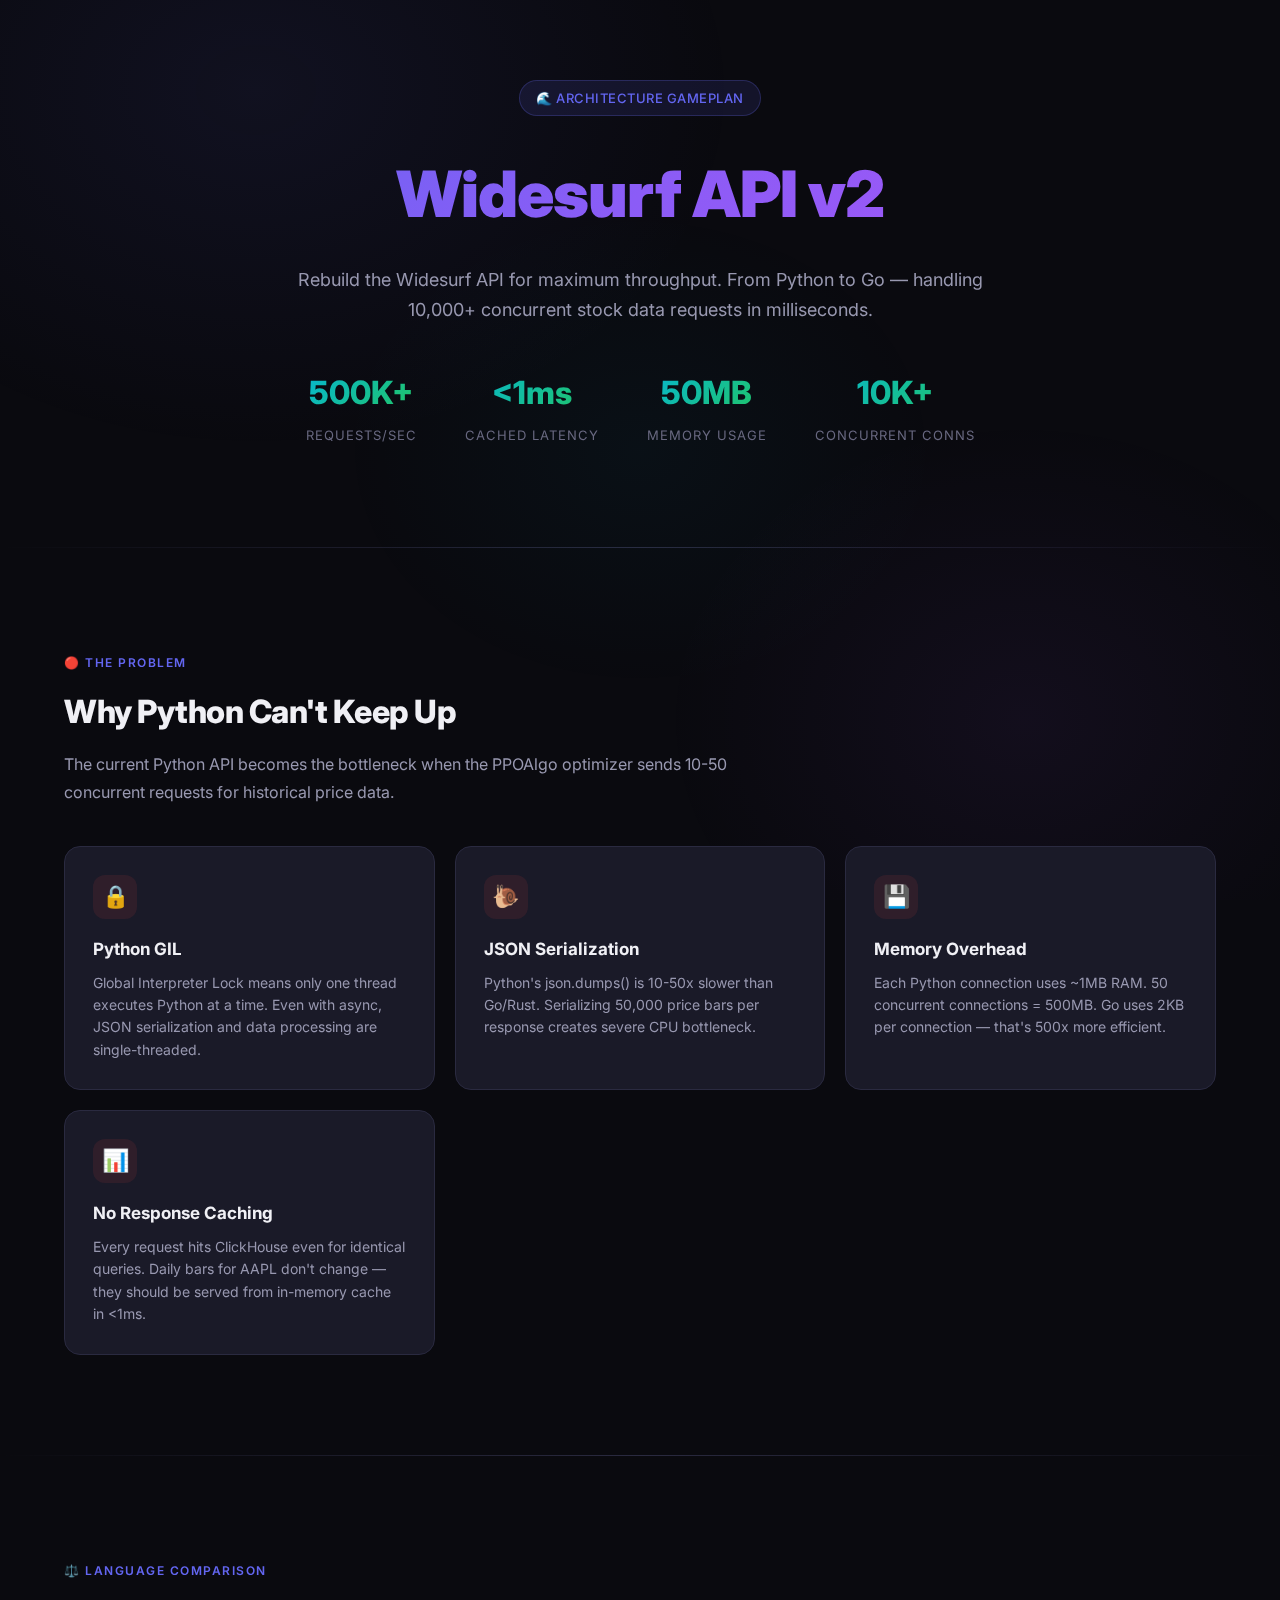
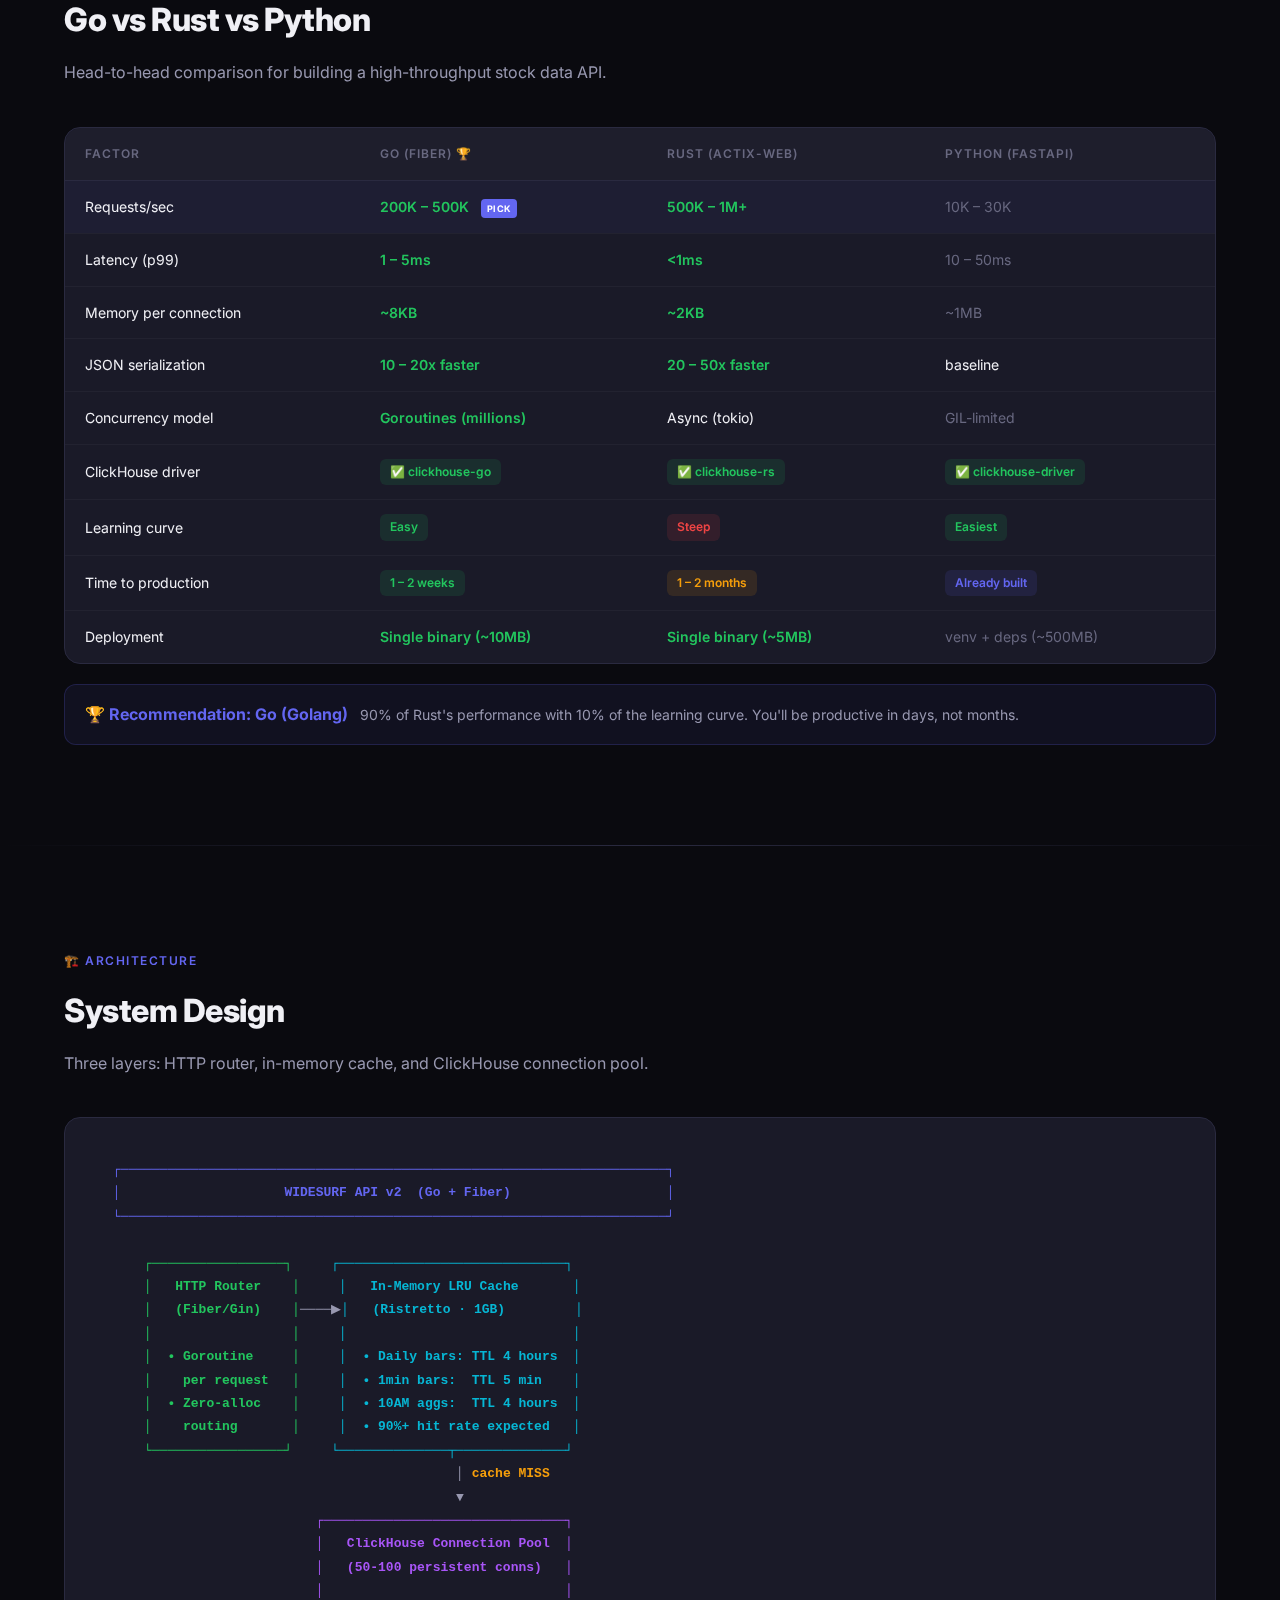
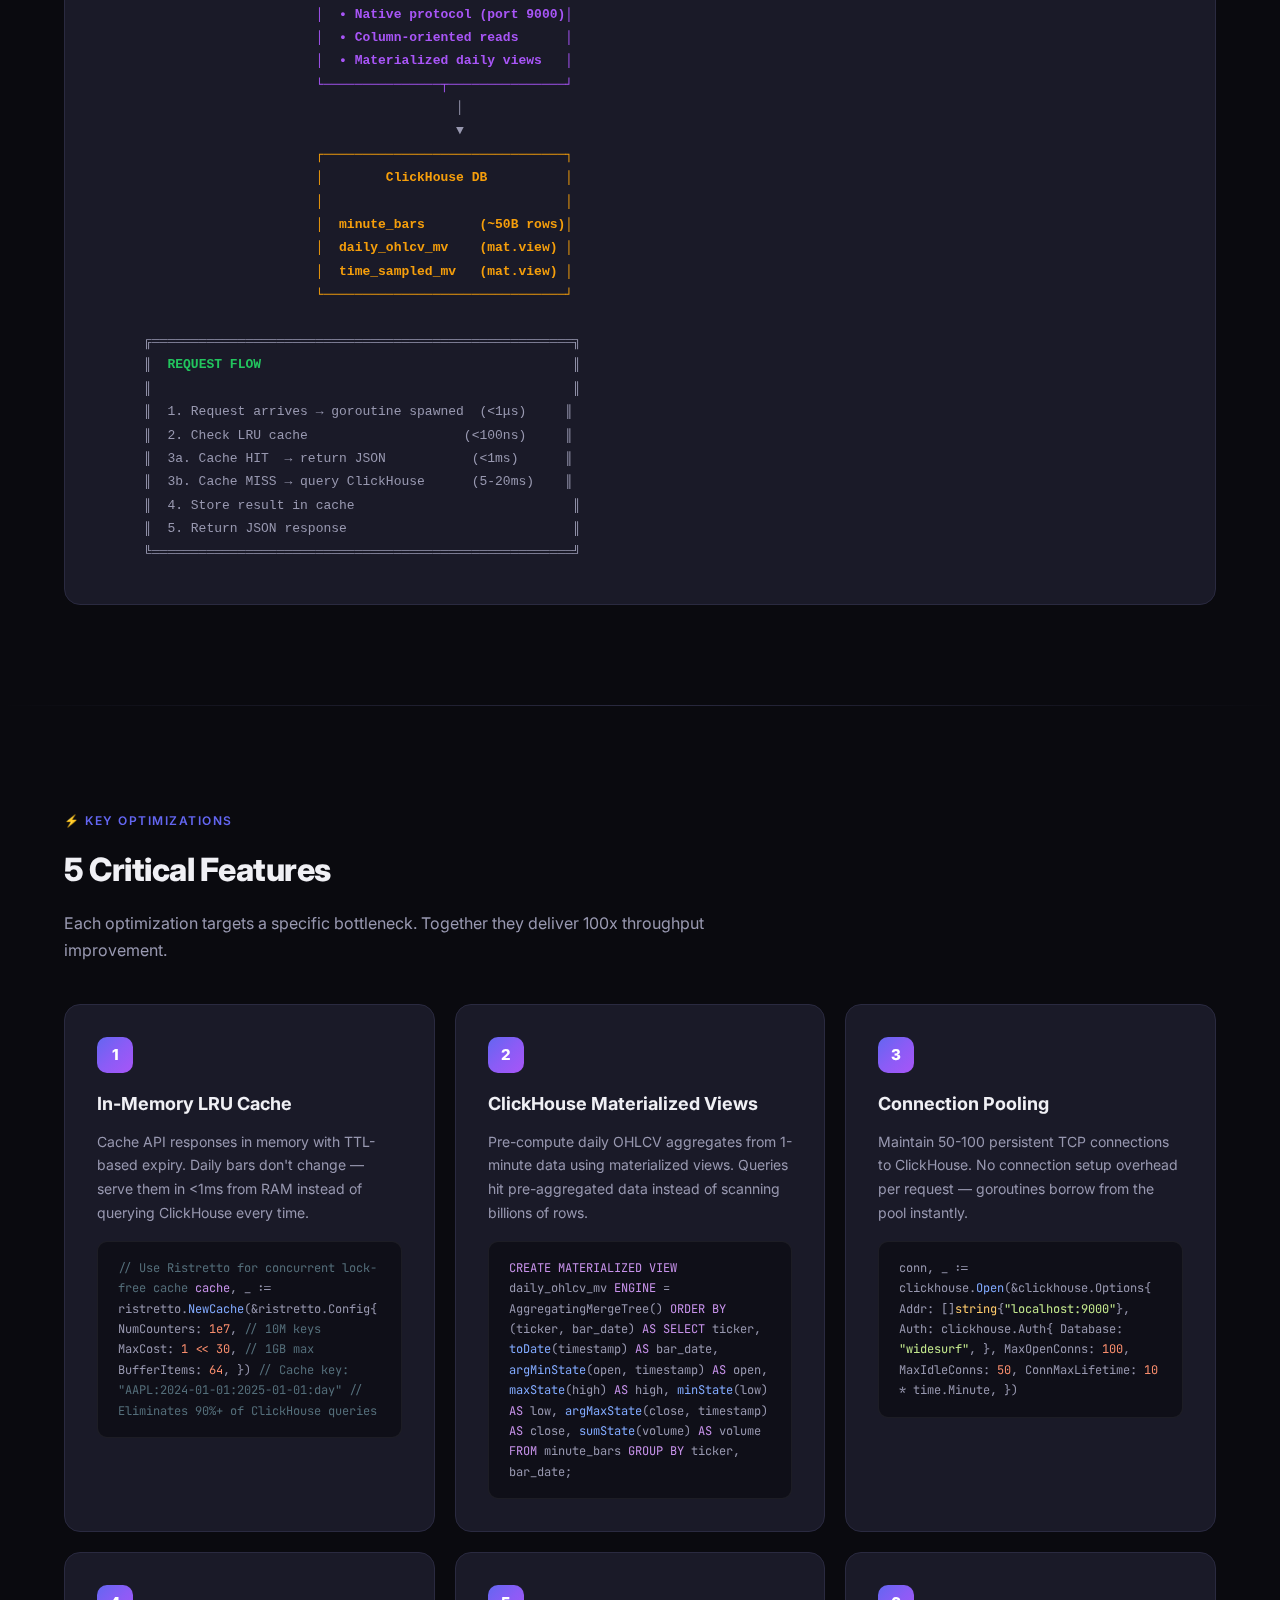
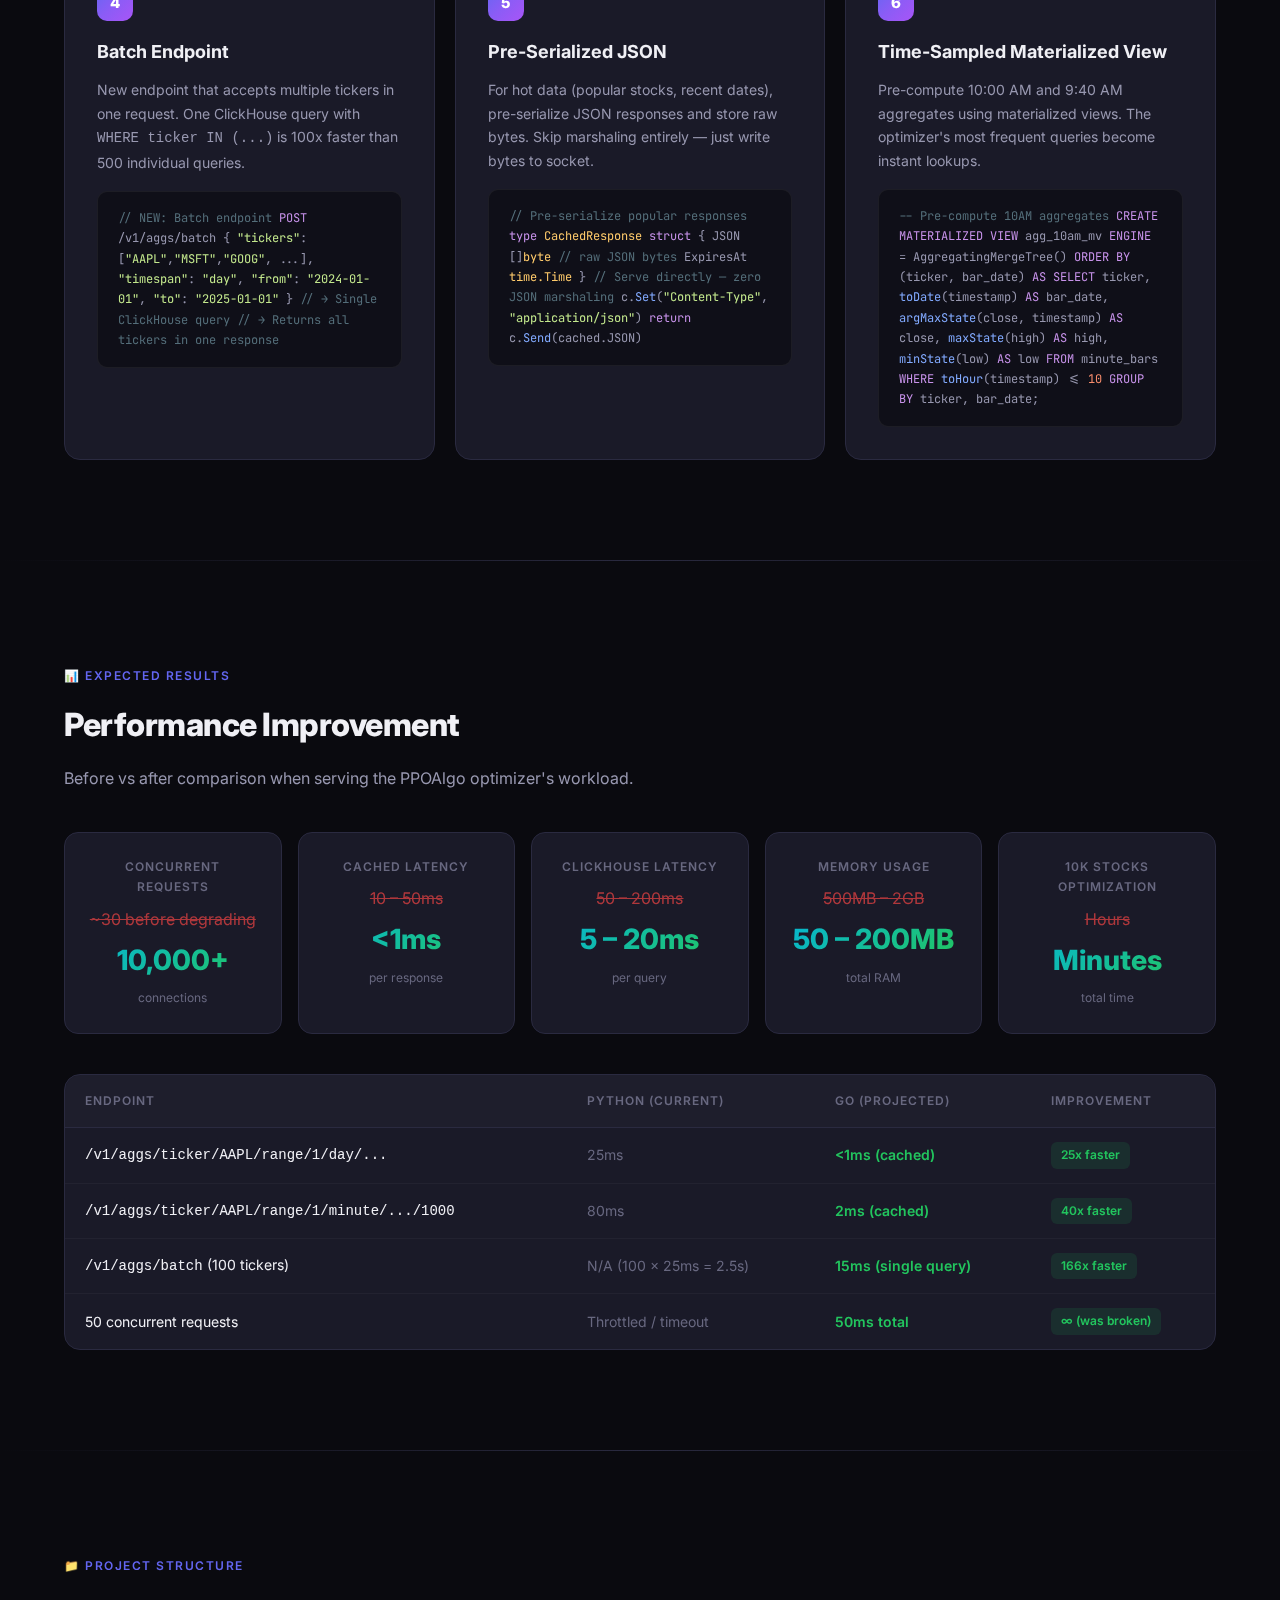
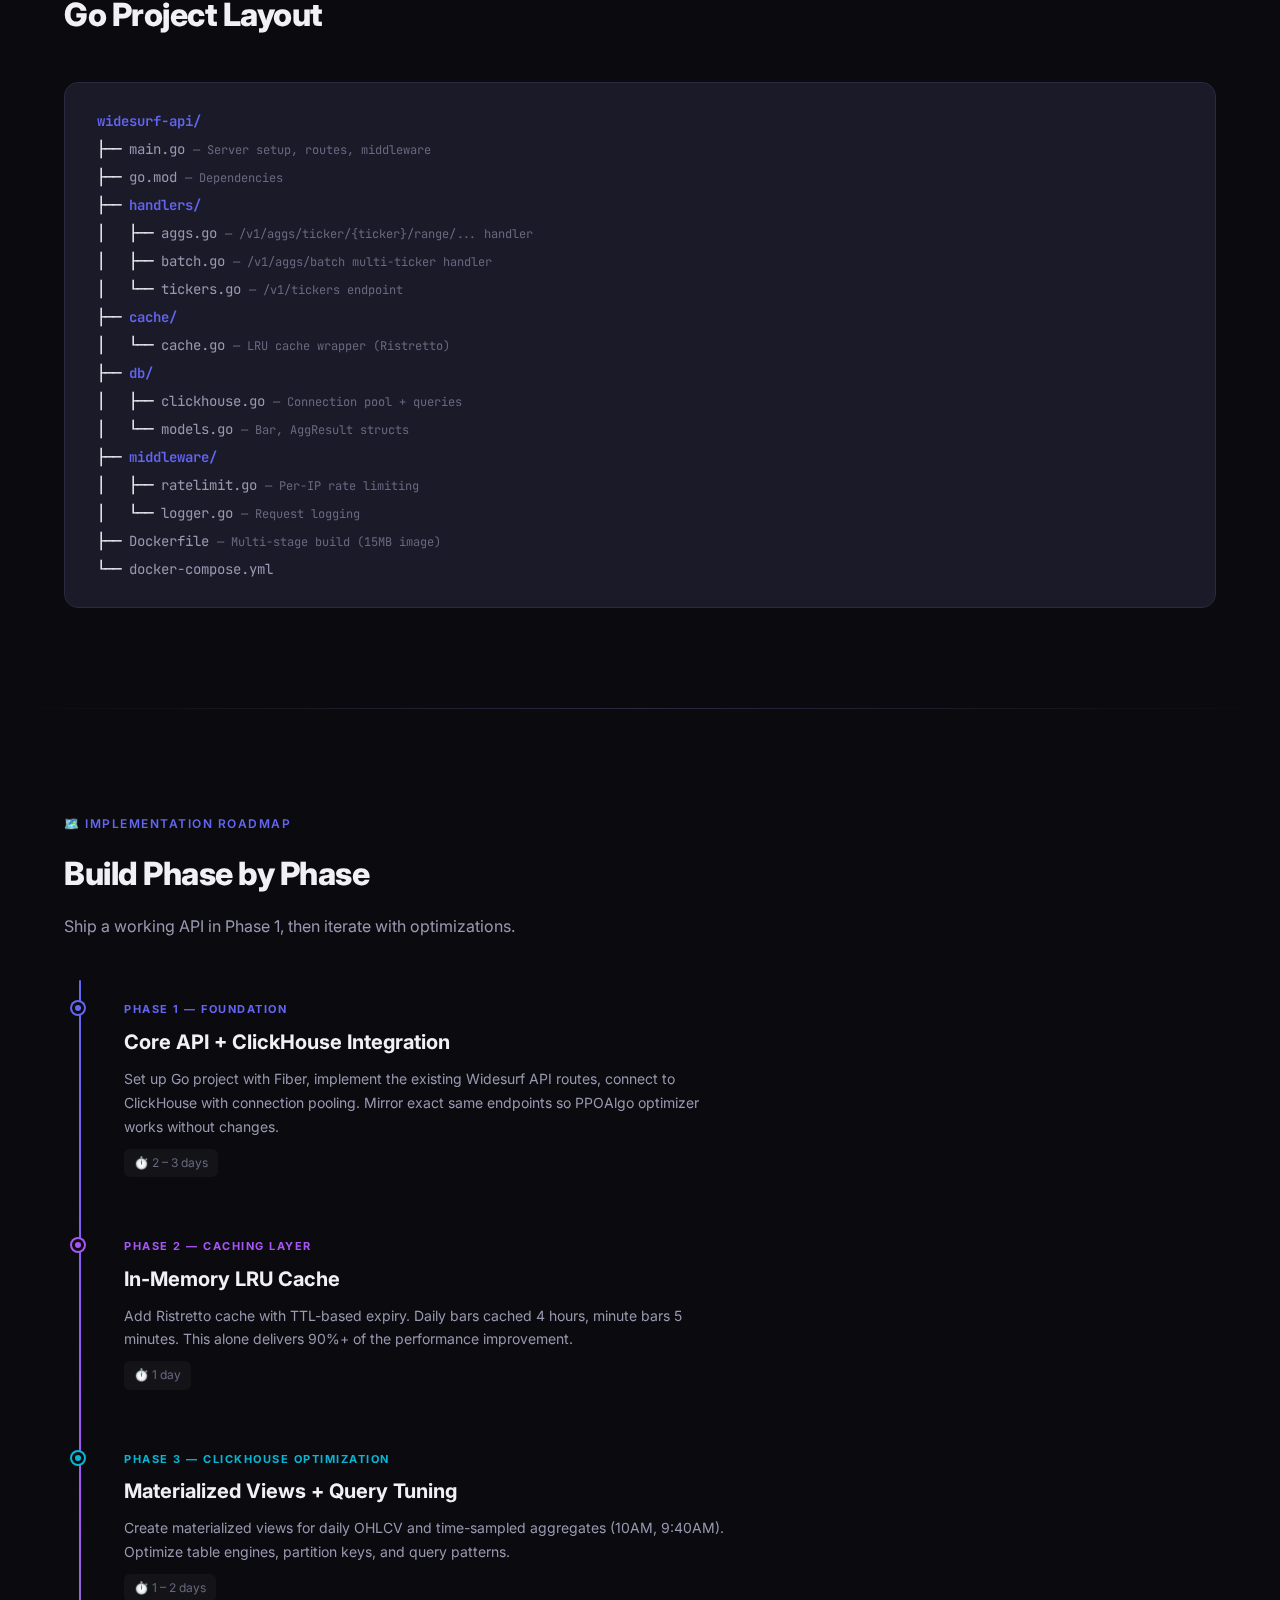
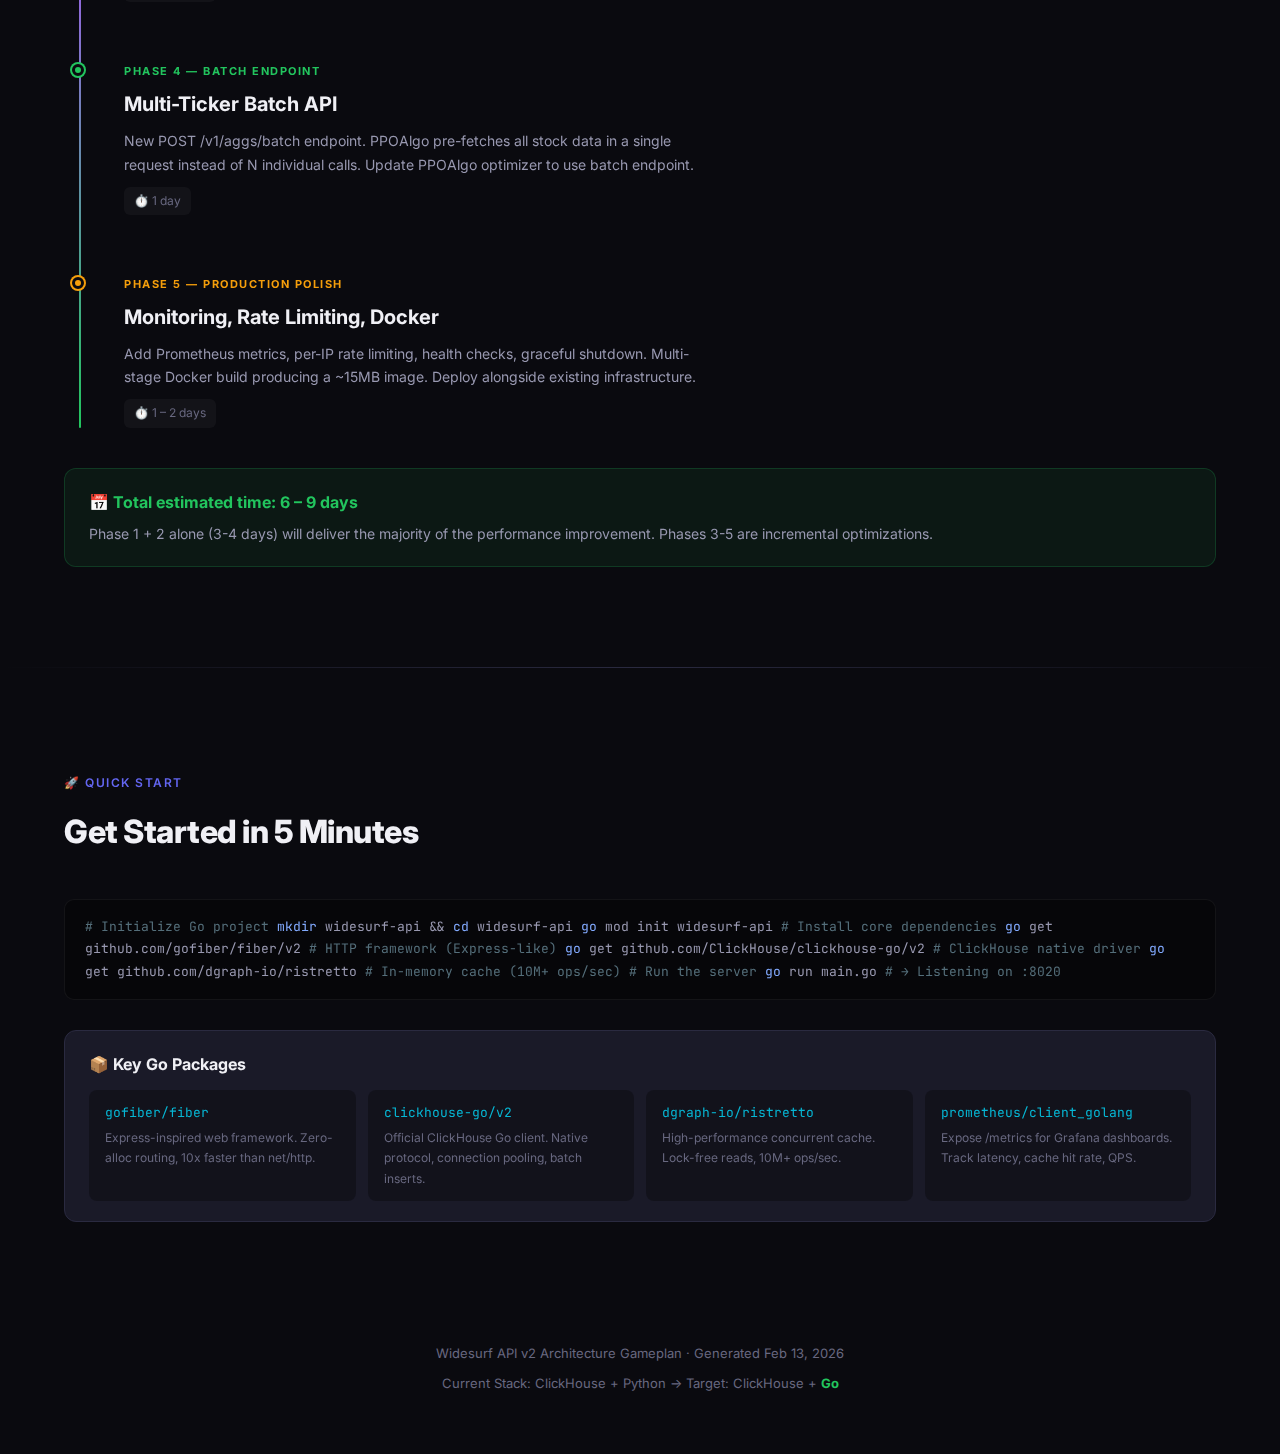
<file: optimizer/static/widesurf.html>
<!DOCTYPE html>
<html lang="en">
<head>
    <meta charset="UTF-8">
    <meta name="viewport" content="width=device-width, initial-scale=1.0">
    <title>Widesurf API — Architecture Gameplan</title>
    <link href="https://fonts.googleapis.com/css2?family=Inter:wght@300;400;500;600;700;800;900&family=JetBrains+Mono:wght@400;500;600&display=swap" rel="stylesheet">
    <style>
        :root {
            --bg-primary: #0a0a0f;
            --bg-secondary: #12121a;
            --bg-card: #1a1a28;
            --bg-card-hover: #222236;
            --border: #2a2a40;
            --border-glow: #4f46e5;
            --text-primary: #f0f0f5;
            --text-secondary: #9898b0;
            --text-muted: #686880;
            --accent-blue: #6366f1;
            --accent-green: #22c55e;
            --accent-orange: #f59e0b;
            --accent-red: #ef4444;
            --accent-purple: #a855f7;
            --accent-cyan: #06b6d4;
            --accent-emerald: #10b981;
            --gradient-1: linear-gradient(135deg, #6366f1 0%, #8b5cf6 50%, #a855f7 100%);
            --gradient-2: linear-gradient(135deg, #06b6d4 0%, #22c55e 100%);
            --gradient-3: linear-gradient(135deg, #f59e0b 0%, #ef4444 100%);
        }

        * { margin: 0; padding: 0; box-sizing: border-box; }

        body {
            font-family: 'Inter', -apple-system, sans-serif;
            background: var(--bg-primary);
            color: var(--text-primary);
            line-height: 1.7;
            overflow-x: hidden;
        }

        /* Animated background */
        body::before {
            content: '';
            position: fixed;
            top: 0; left: 0; right: 0; bottom: 0;
            background:
                radial-gradient(ellipse 800px 600px at 20% 10%, rgba(99,102,241,0.08) 0%, transparent 60%),
                radial-gradient(ellipse 600px 500px at 80% 80%, rgba(168,85,247,0.06) 0%, transparent 60%),
                radial-gradient(ellipse 500px 400px at 50% 50%, rgba(6,182,212,0.04) 0%, transparent 60%);
            pointer-events: none;
            z-index: 0;
        }

        .container {
            max-width: 1200px;
            margin: 0 auto;
            padding: 0 24px;
            position: relative;
            z-index: 1;
        }

        /* ─── Hero ─── */
        .hero {
            padding: 80px 0 60px;
            text-align: center;
        }

        .hero-badge {
            display: inline-flex;
            align-items: center;
            gap: 8px;
            padding: 6px 16px;
            background: rgba(99,102,241,0.12);
            border: 1px solid rgba(99,102,241,0.25);
            border-radius: 100px;
            font-size: 13px;
            font-weight: 500;
            color: var(--accent-blue);
            margin-bottom: 24px;
            letter-spacing: 0.5px;
        }

        .hero h1 {
            font-size: clamp(36px, 5vw, 64px);
            font-weight: 900;
            background: var(--gradient-1);
            -webkit-background-clip: text;
            -webkit-text-fill-color: transparent;
            background-clip: text;
            margin-bottom: 16px;
            letter-spacing: -1px;
        }

        .hero p {
            font-size: 18px;
            color: var(--text-secondary);
            max-width: 700px;
            margin: 0 auto 40px;
        }

        .hero-stats {
            display: flex;
            justify-content: center;
            gap: 48px;
            flex-wrap: wrap;
        }

        .hero-stat {
            text-align: center;
        }

        .hero-stat .value {
            font-size: 32px;
            font-weight: 800;
            background: var(--gradient-2);
            -webkit-background-clip: text;
            -webkit-text-fill-color: transparent;
            background-clip: text;
        }

        .hero-stat .label {
            font-size: 13px;
            color: var(--text-muted);
            text-transform: uppercase;
            letter-spacing: 1px;
            margin-top: 4px;
        }

        /* ─── Sections ─── */
        .section {
            padding: 60px 0;
        }

        .section-header {
            margin-bottom: 40px;
        }

        .section-label {
            display: inline-flex;
            align-items: center;
            gap: 6px;
            font-size: 12px;
            font-weight: 600;
            text-transform: uppercase;
            letter-spacing: 1.5px;
            color: var(--accent-blue);
            margin-bottom: 12px;
        }

        .section-title {
            font-size: 32px;
            font-weight: 800;
            letter-spacing: -0.5px;
            margin-bottom: 12px;
        }

        .section-desc {
            font-size: 16px;
            color: var(--text-secondary);
            max-width: 700px;
        }

        /* ─── Problem Cards ─── */
        .problem-grid {
            display: grid;
            grid-template-columns: repeat(auto-fit, minmax(280px, 1fr));
            gap: 20px;
        }

        .problem-card {
            background: var(--bg-card);
            border: 1px solid var(--border);
            border-radius: 16px;
            padding: 28px;
            transition: all 0.3s ease;
            position: relative;
            overflow: hidden;
        }

        .problem-card::before {
            content: '';
            position: absolute;
            top: 0; left: 0; right: 0;
            height: 3px;
            background: var(--gradient-3);
            opacity: 0;
            transition: opacity 0.3s;
        }

        .problem-card:hover {
            border-color: rgba(239,68,68,0.3);
            transform: translateY(-2px);
        }

        .problem-card:hover::before { opacity: 1; }

        .problem-icon {
            width: 44px;
            height: 44px;
            border-radius: 12px;
            display: flex;
            align-items: center;
            justify-content: center;
            font-size: 22px;
            margin-bottom: 16px;
            background: rgba(239,68,68,0.1);
        }

        .problem-card h3 {
            font-size: 17px;
            font-weight: 700;
            margin-bottom: 8px;
        }

        .problem-card p {
            font-size: 14px;
            color: var(--text-secondary);
            line-height: 1.6;
        }

        /* ─── Comparison Table ─── */
        .table-wrapper {
            overflow-x: auto;
            border-radius: 16px;
            border: 1px solid var(--border);
            background: var(--bg-card);
        }

        table {
            width: 100%;
            border-collapse: collapse;
        }

        thead th {
            padding: 16px 20px;
            text-align: left;
            font-size: 12px;
            font-weight: 600;
            text-transform: uppercase;
            letter-spacing: 1px;
            color: var(--text-muted);
            background: rgba(255,255,255,0.02);
            border-bottom: 1px solid var(--border);
            white-space: nowrap;
        }

        thead th:first-child { border-radius: 16px 0 0 0; }
        thead th:last-child { border-radius: 0 16px 0 0; }

        tbody td {
            padding: 14px 20px;
            font-size: 14px;
            border-bottom: 1px solid rgba(255,255,255,0.04);
            white-space: nowrap;
        }

        tbody tr:last-child td { border-bottom: none; }

        tbody tr:hover { background: rgba(255,255,255,0.02); }

        .lang-badge {
            display: inline-flex;
            align-items: center;
            gap: 6px;
            padding: 4px 12px;
            border-radius: 8px;
            font-weight: 600;
            font-size: 13px;
        }

        .lang-go {
            background: rgba(0,173,238,0.12);
            color: #00ADD8;
        }

        .lang-rust {
            background: rgba(222,100,34,0.12);
            color: #DE6422;
        }

        .lang-python {
            background: rgba(55,118,171,0.12);
            color: #3776AB;
        }

        .winner-cell {
            color: var(--accent-green);
            font-weight: 600;
        }

        .loser-cell {
            color: var(--text-muted);
        }

        .recommended {
            background: rgba(99,102,241,0.06);
        }

        .recommended td:first-child {
            position: relative;
        }

        .rec-tag {
            display: inline-block;
            font-size: 9px;
            font-weight: 700;
            background: var(--accent-blue);
            color: white;
            padding: 2px 6px;
            border-radius: 4px;
            margin-left: 8px;
            vertical-align: middle;
            letter-spacing: 0.5px;
        }

        /* ─── Architecture Diagram ─── */
        .arch-diagram {
            background: var(--bg-card);
            border: 1px solid var(--border);
            border-radius: 16px;
            padding: 40px;
            font-family: 'JetBrains Mono', monospace;
            font-size: 13px;
            line-height: 1.8;
            overflow-x: auto;
            position: relative;
        }

        .arch-diagram pre {
            color: var(--text-secondary);
            margin: 0;
        }

        .arch-highlight { color: var(--accent-blue); font-weight: 600; }
        .arch-green { color: var(--accent-green); font-weight: 600; }
        .arch-orange { color: var(--accent-orange); font-weight: 600; }
        .arch-cyan { color: var(--accent-cyan); font-weight: 600; }
        .arch-purple { color: var(--accent-purple); font-weight: 600; }

        /* ─── Feature Cards ─── */
        .feature-grid {
            display: grid;
            grid-template-columns: repeat(auto-fit, minmax(340px, 1fr));
            gap: 20px;
        }

        .feature-card {
            background: var(--bg-card);
            border: 1px solid var(--border);
            border-radius: 16px;
            padding: 32px;
            transition: all 0.3s ease;
        }

        .feature-card:hover {
            border-color: var(--border-glow);
            transform: translateY(-2px);
            box-shadow: 0 8px 32px rgba(99,102,241,0.1);
        }

        .feature-number {
            width: 36px;
            height: 36px;
            border-radius: 10px;
            display: flex;
            align-items: center;
            justify-content: center;
            font-size: 15px;
            font-weight: 800;
            background: var(--gradient-1);
            color: white;
            margin-bottom: 16px;
        }

        .feature-card h3 {
            font-size: 18px;
            font-weight: 700;
            margin-bottom: 10px;
        }

        .feature-card p {
            font-size: 14px;
            color: var(--text-secondary);
            margin-bottom: 16px;
        }

        /* ─── Code Blocks ─── */
        .code-block {
            background: rgba(0,0,0,0.4);
            border: 1px solid rgba(255,255,255,0.06);
            border-radius: 10px;
            padding: 16px 20px;
            font-family: 'JetBrains Mono', monospace;
            font-size: 12px;
            line-height: 1.7;
            overflow-x: auto;
            color: var(--text-secondary);
        }

        .code-block .kw { color: #c792ea; }
        .code-block .fn { color: #82aaff; }
        .code-block .str { color: #c3e88d; }
        .code-block .num { color: #f78c6c; }
        .code-block .cm { color: #546e7a; }
        .code-block .type { color: #ffcb6b; }

        /* ─── Performance Table ─── */
        .perf-grid {
            display: grid;
            grid-template-columns: repeat(auto-fit, minmax(200px, 1fr));
            gap: 16px;
            margin-top: 30px;
        }

        .perf-card {
            background: var(--bg-card);
            border: 1px solid var(--border);
            border-radius: 14px;
            padding: 24px;
            text-align: center;
            transition: all 0.3s;
        }

        .perf-card:hover {
            border-color: var(--border-glow);
            transform: translateY(-2px);
        }

        .perf-label {
            font-size: 12px;
            font-weight: 600;
            text-transform: uppercase;
            letter-spacing: 1px;
            color: var(--text-muted);
            margin-bottom: 8px;
        }

        .perf-before {
            font-size: 16px;
            color: var(--accent-red);
            text-decoration: line-through;
            opacity: 0.7;
            margin-bottom: 4px;
        }

        .perf-after {
            font-size: 28px;
            font-weight: 800;
            background: var(--gradient-2);
            -webkit-background-clip: text;
            -webkit-text-fill-color: transparent;
            background-clip: text;
        }

        .perf-unit {
            font-size: 12px;
            color: var(--text-muted);
            margin-top: 4px;
        }

        /* ─── Steps / Roadmap ─── */
        .roadmap {
            position: relative;
            padding-left: 36px;
        }

        .roadmap::before {
            content: '';
            position: absolute;
            left: 15px;
            top: 0;
            bottom: 0;
            width: 2px;
            background: linear-gradient(180deg, var(--accent-blue), var(--accent-purple), var(--accent-green));
            border-radius: 2px;
        }

        .roadmap-step {
            position: relative;
            padding: 20px 0 40px 24px;
        }

        .roadmap-step:last-child { padding-bottom: 0; }

        .roadmap-dot {
            position: absolute;
            left: -28px;
            top: 22px;
            width: 12px;
            height: 12px;
            border-radius: 50%;
            background: var(--accent-blue);
            border: 3px solid var(--bg-primary);
            box-shadow: 0 0 0 2px var(--accent-blue);
        }

        .roadmap-step:nth-child(2) .roadmap-dot { background: var(--accent-purple); box-shadow: 0 0 0 2px var(--accent-purple); }
        .roadmap-step:nth-child(3) .roadmap-dot { background: var(--accent-cyan); box-shadow: 0 0 0 2px var(--accent-cyan); }
        .roadmap-step:nth-child(4) .roadmap-dot { background: var(--accent-green); box-shadow: 0 0 0 2px var(--accent-green); }
        .roadmap-step:nth-child(5) .roadmap-dot { background: var(--accent-orange); box-shadow: 0 0 0 2px var(--accent-orange); }

        .roadmap-phase {
            font-size: 11px;
            font-weight: 700;
            text-transform: uppercase;
            letter-spacing: 1.5px;
            color: var(--accent-blue);
            margin-bottom: 6px;
        }

        .roadmap-step:nth-child(2) .roadmap-phase { color: var(--accent-purple); }
        .roadmap-step:nth-child(3) .roadmap-phase { color: var(--accent-cyan); }
        .roadmap-step:nth-child(4) .roadmap-phase { color: var(--accent-green); }
        .roadmap-step:nth-child(5) .roadmap-phase { color: var(--accent-orange); }

        .roadmap-title {
            font-size: 20px;
            font-weight: 700;
            margin-bottom: 8px;
        }

        .roadmap-desc {
            font-size: 14px;
            color: var(--text-secondary);
            max-width: 600px;
        }

        .roadmap-time {
            display: inline-flex;
            align-items: center;
            gap: 6px;
            margin-top: 10px;
            padding: 4px 10px;
            background: rgba(255,255,255,0.04);
            border-radius: 6px;
            font-size: 12px;
            color: var(--text-muted);
        }

        /* ─── Project Structure ─── */
        .tree {
            font-family: 'JetBrains Mono', monospace;
            font-size: 14px;
            line-height: 2;
            padding: 24px 32px;
            background: var(--bg-card);
            border: 1px solid var(--border);
            border-radius: 14px;
        }

        .tree-dir { color: var(--accent-blue); font-weight: 600; }
        .tree-file { color: var(--text-secondary); }
        .tree-comment { color: var(--text-muted); font-size: 12px; }

        /* ─── Divider ─── */
        .divider {
            height: 1px;
            background: linear-gradient(90deg, transparent, var(--border), transparent);
            margin: 40px 0;
        }

        /* ─── Footer ─── */
        .footer {
            text-align: center;
            padding: 60px 0;
            color: var(--text-muted);
            font-size: 13px;
        }

        .footer a {
            color: var(--accent-blue);
            text-decoration: none;
        }

        /* ─── Utilities ─── */
        .mt-20 { margin-top: 20px; }
        .mt-30 { margin-top: 30px; }
        .mt-40 { margin-top: 40px; }
        .mb-20 { margin-bottom: 20px; }

        .tag {
            display: inline-block;
            padding: 3px 10px;
            border-radius: 6px;
            font-size: 12px;
            font-weight: 600;
        }

        .tag-green { background: rgba(34,197,94,0.12); color: var(--accent-green); }
        .tag-blue { background: rgba(99,102,241,0.12); color: var(--accent-blue); }
        .tag-orange { background: rgba(245,158,11,0.12); color: var(--accent-orange); }
        .tag-red { background: rgba(239,68,68,0.12); color: var(--accent-red); }

        @media (max-width: 768px) {
            .hero { padding: 48px 0 40px; }
            .hero-stats { gap: 24px; }
            .section { padding: 40px 0; }
            .feature-grid { grid-template-columns: 1fr; }
            .arch-diagram { padding: 20px; font-size: 11px; }
        }
    </style>
</head>
<body>

<!-- ════════════════════ HERO ════════════════════ -->
<div class="container">
    <section class="hero">
        <div class="hero-badge">🌊 ARCHITECTURE GAMEPLAN</div>
        <h1>Widesurf API v2</h1>
        <p>Rebuild the Widesurf API for maximum throughput. From Python to Go — handling 10,000+ concurrent stock data requests in milliseconds.</p>
        <div class="hero-stats">
            <div class="hero-stat">
                <div class="value">500K+</div>
                <div class="label">Requests/sec</div>
            </div>
            <div class="hero-stat">
                <div class="value">&lt;1ms</div>
                <div class="label">Cached Latency</div>
            </div>
            <div class="hero-stat">
                <div class="value">50MB</div>
                <div class="label">Memory Usage</div>
            </div>
            <div class="hero-stat">
                <div class="value">10K+</div>
                <div class="label">Concurrent Conns</div>
            </div>
        </div>
    </section>
</div>

<div class="divider"></div>

<!-- ════════════════════ PROBLEM ════════════════════ -->
<div class="container">
    <section class="section">
        <div class="section-header">
            <div class="section-label">🔴 The Problem</div>
            <h2 class="section-title">Why Python Can't Keep Up</h2>
            <p class="section-desc">The current Python API becomes the bottleneck when the PPOAlgo optimizer sends 10-50 concurrent requests for historical price data.</p>
        </div>

        <div class="problem-grid">
            <div class="problem-card">
                <div class="problem-icon">🔒</div>
                <h3>Python GIL</h3>
                <p>Global Interpreter Lock means only one thread executes Python at a time. Even with async, JSON serialization and data processing are single-threaded.</p>
            </div>
            <div class="problem-card">
                <div class="problem-icon">🐌</div>
                <h3>JSON Serialization</h3>
                <p>Python's json.dumps() is 10-50x slower than Go/Rust. Serializing 50,000 price bars per response creates severe CPU bottleneck.</p>
            </div>
            <div class="problem-card">
                <div class="problem-icon">💾</div>
                <h3>Memory Overhead</h3>
                <p>Each Python connection uses ~1MB RAM. 50 concurrent connections = 500MB. Go uses 2KB per connection — that's 500x more efficient.</p>
            </div>
            <div class="problem-card">
                <div class="problem-icon">📊</div>
                <h3>No Response Caching</h3>
                <p>Every request hits ClickHouse even for identical queries. Daily bars for AAPL don't change — they should be served from in-memory cache in &lt;1ms.</p>
            </div>
        </div>
    </section>
</div>

<div class="divider"></div>

<!-- ════════════════════ LANGUAGE COMPARISON ════════════════════ -->
<div class="container">
    <section class="section">
        <div class="section-header">
            <div class="section-label">⚖️ Language Comparison</div>
            <h2 class="section-title">Go vs Rust vs Python</h2>
            <p class="section-desc">Head-to-head comparison for building a high-throughput stock data API.</p>
        </div>

        <div class="table-wrapper">
            <table>
                <thead>
                    <tr>
                        <th>Factor</th>
                        <th>Go (Fiber) 🏆</th>
                        <th>Rust (Actix-Web)</th>
                        <th>Python (FastAPI)</th>
                    </tr>
                </thead>
                <tbody>
                    <tr class="recommended">
                        <td>Requests/sec</td>
                        <td class="winner-cell">200K – 500K <span class="rec-tag">PICK</span></td>
                        <td class="winner-cell">500K – 1M+</td>
                        <td class="loser-cell">10K – 30K</td>
                    </tr>
                    <tr>
                        <td>Latency (p99)</td>
                        <td class="winner-cell">1 – 5ms</td>
                        <td class="winner-cell">&lt;1ms</td>
                        <td class="loser-cell">10 – 50ms</td>
                    </tr>
                    <tr>
                        <td>Memory per connection</td>
                        <td class="winner-cell">~8KB</td>
                        <td class="winner-cell">~2KB</td>
                        <td class="loser-cell">~1MB</td>
                    </tr>
                    <tr>
                        <td>JSON serialization</td>
                        <td class="winner-cell">10 – 20x faster</td>
                        <td class="winner-cell">20 – 50x faster</td>
                        <td>baseline</td>
                    </tr>
                    <tr>
                        <td>Concurrency model</td>
                        <td class="winner-cell">Goroutines (millions)</td>
                        <td>Async (tokio)</td>
                        <td class="loser-cell">GIL-limited</td>
                    </tr>
                    <tr>
                        <td>ClickHouse driver</td>
                        <td><span class="tag tag-green">✅ clickhouse-go</span></td>
                        <td><span class="tag tag-green">✅ clickhouse-rs</span></td>
                        <td><span class="tag tag-green">✅ clickhouse-driver</span></td>
                    </tr>
                    <tr>
                        <td>Learning curve</td>
                        <td><span class="tag tag-green">Easy</span></td>
                        <td><span class="tag tag-red">Steep</span></td>
                        <td><span class="tag tag-green">Easiest</span></td>
                    </tr>
                    <tr>
                        <td>Time to production</td>
                        <td><span class="tag tag-green">1 – 2 weeks</span></td>
                        <td><span class="tag tag-orange">1 – 2 months</span></td>
                        <td><span class="tag tag-blue">Already built</span></td>
                    </tr>
                    <tr>
                        <td>Deployment</td>
                        <td class="winner-cell">Single binary (~10MB)</td>
                        <td class="winner-cell">Single binary (~5MB)</td>
                        <td class="loser-cell">venv + deps (~500MB)</td>
                    </tr>
                </tbody>
            </table>
        </div>

        <div style="margin-top: 20px; padding: 16px 20px; background: rgba(99,102,241,0.08); border: 1px solid rgba(99,102,241,0.2); border-radius: 12px;">
            <strong style="color: var(--accent-blue);">🏆 Recommendation: Go (Golang)</strong>
            <span style="color: var(--text-secondary); font-size: 14px; margin-left: 8px;">90% of Rust's performance with 10% of the learning curve. You'll be productive in days, not months.</span>
        </div>
    </section>
</div>

<div class="divider"></div>

<!-- ════════════════════ ARCHITECTURE ════════════════════ -->
<div class="container">
    <section class="section">
        <div class="section-header">
            <div class="section-label">🏗️ Architecture</div>
            <h2 class="section-title">System Design</h2>
            <p class="section-desc">Three layers: HTTP router, in-memory cache, and ClickHouse connection pool.</p>
        </div>

        <div class="arch-diagram">
<pre>
 <span class="arch-highlight">┌──────────────────────────────────────────────────────────────────────┐</span>
 <span class="arch-highlight">│                     WIDESURF API v2  (Go + Fiber)                    │</span>
 <span class="arch-highlight">└──────────────────────────────────────────────────────────────────────┘</span>

     <span class="arch-green">┌─────────────────┐</span>     <span class="arch-cyan">┌─────────────────────────────┐</span>
     <span class="arch-green">│   HTTP Router    │</span>     <span class="arch-cyan">│   In-Memory LRU Cache       │</span>
     <span class="arch-green">│   (Fiber/Gin)    │</span>────▶<span class="arch-cyan">│   (Ristretto · 1GB)         │</span>
     <span class="arch-green">│                  │</span>     <span class="arch-cyan">│                             │</span>
     <span class="arch-green">│  • Goroutine     │</span>     <span class="arch-cyan">│  • Daily bars: TTL 4 hours  │</span>
     <span class="arch-green">│    per request   │</span>     <span class="arch-cyan">│  • 1min bars:  TTL 5 min    │</span>
     <span class="arch-green">│  • Zero-alloc    │</span>     <span class="arch-cyan">│  • 10AM aggs:  TTL 4 hours  │</span>
     <span class="arch-green">│    routing       │</span>     <span class="arch-cyan">│  • 90%+ hit rate expected   │</span>
     <span class="arch-green">└─────────────────┘</span>     <span class="arch-cyan">└──────────────┬──────────────┘</span>
                                             │ <span class="arch-orange">cache MISS</span>
                                             ▼
                           <span class="arch-purple">┌───────────────────────────────┐</span>
                           <span class="arch-purple">│   ClickHouse Connection Pool  │</span>
                           <span class="arch-purple">│   (50-100 persistent conns)   │</span>
                           <span class="arch-purple">│                               │</span>
                           <span class="arch-purple">│  • Native protocol (port 9000)│</span>
                           <span class="arch-purple">│  • Column-oriented reads      │</span>
                           <span class="arch-purple">│  • Materialized daily views   │</span>
                           <span class="arch-purple">└───────────────┬───────────────┘</span>
                                             │
                                             ▼
                           <span class="arch-orange">┌───────────────────────────────┐</span>
                           <span class="arch-orange">│        ClickHouse DB          │</span>
                           <span class="arch-orange">│                               │</span>
                           <span class="arch-orange">│  minute_bars       (~50B rows)│</span>
                           <span class="arch-orange">│  daily_ohlcv_mv    (mat.view) │</span>
                           <span class="arch-orange">│  time_sampled_mv   (mat.view) │</span>
                           <span class="arch-orange">└───────────────────────────────┘</span>

     ╔══════════════════════════════════════════════════════╗
     ║  <span class="arch-green">REQUEST FLOW</span>                                        ║
     ║                                                      ║
     ║  1. Request arrives → goroutine spawned  (&lt;1μs)     ║
     ║  2. Check LRU cache                    (&lt;100ns)     ║
     ║  3a. Cache HIT  → return JSON           (&lt;1ms)      ║
     ║  3b. Cache MISS → query ClickHouse      (5-20ms)    ║
     ║  4. Store result in cache                            ║
     ║  5. Return JSON response                             ║
     ╚══════════════════════════════════════════════════════╝
</pre>
        </div>
    </section>
</div>

<div class="divider"></div>

<!-- ════════════════════ KEY OPTIMIZATIONS ════════════════════ -->
<div class="container">
    <section class="section">
        <div class="section-header">
            <div class="section-label">⚡ Key Optimizations</div>
            <h2 class="section-title">5 Critical Features</h2>
            <p class="section-desc">Each optimization targets a specific bottleneck. Together they deliver 100x throughput improvement.</p>
        </div>

        <div class="feature-grid">
            <!-- Feature 1 -->
            <div class="feature-card">
                <div class="feature-number">1</div>
                <h3>In-Memory LRU Cache</h3>
                <p>Cache API responses in memory with TTL-based expiry. Daily bars don't change — serve them in &lt;1ms from RAM instead of querying ClickHouse every time.</p>
                <div class="code-block">
<span class="cm">// Use Ristretto for concurrent lock-free cache</span>
<span class="kw">cache</span>, _ := ristretto.<span class="fn">NewCache</span>(&ristretto.Config{
    NumCounters: <span class="num">1e7</span>,     <span class="cm">// 10M keys</span>
    MaxCost:     <span class="num">1 << 30</span>, <span class="cm">// 1GB max</span>
    BufferItems: <span class="num">64</span>,
})

<span class="cm">// Cache key: "AAPL:2024-01-01:2025-01-01:day"</span>
<span class="cm">// Eliminates 90%+ of ClickHouse queries</span>
                </div>
            </div>

            <!-- Feature 2 -->
            <div class="feature-card">
                <div class="feature-number">2</div>
                <h3>ClickHouse Materialized Views</h3>
                <p>Pre-compute daily OHLCV aggregates from 1-minute data using materialized views. Queries hit pre-aggregated data instead of scanning billions of rows.</p>
                <div class="code-block">
<span class="kw">CREATE MATERIALIZED VIEW</span> daily_ohlcv_mv
<span class="kw">ENGINE</span> = AggregatingMergeTree()
<span class="kw">ORDER BY</span> (ticker, bar_date)
<span class="kw">AS SELECT</span>
  ticker,
  <span class="fn">toDate</span>(timestamp) <span class="kw">AS</span> bar_date,
  <span class="fn">argMinState</span>(open, timestamp) <span class="kw">AS</span> open,
  <span class="fn">maxState</span>(high) <span class="kw">AS</span> high,
  <span class="fn">minState</span>(low) <span class="kw">AS</span> low,
  <span class="fn">argMaxState</span>(close, timestamp) <span class="kw">AS</span> close,
  <span class="fn">sumState</span>(volume) <span class="kw">AS</span> volume
<span class="kw">FROM</span> minute_bars
<span class="kw">GROUP BY</span> ticker, bar_date;
                </div>
            </div>

            <!-- Feature 3 -->
            <div class="feature-card">
                <div class="feature-number">3</div>
                <h3>Connection Pooling</h3>
                <p>Maintain 50-100 persistent TCP connections to ClickHouse. No connection setup overhead per request — goroutines borrow from the pool instantly.</p>
                <div class="code-block">
conn, _ := clickhouse.<span class="fn">Open</span>(&clickhouse.Options{
    Addr: []<span class="type">string</span>{<span class="str">"localhost:9000"</span>},
    Auth: clickhouse.Auth{
        Database: <span class="str">"widesurf"</span>,
    },
    MaxOpenConns: <span class="num">100</span>,
    MaxIdleConns: <span class="num">50</span>,
    ConnMaxLifetime: <span class="num">10</span> * time.Minute,
})
                </div>
            </div>

            <!-- Feature 4 -->
            <div class="feature-card">
                <div class="feature-number">4</div>
                <h3>Batch Endpoint</h3>
                <p>New endpoint that accepts multiple tickers in one request. One ClickHouse query with <code>WHERE ticker IN (...)</code> is 100x faster than 500 individual queries.</p>
                <div class="code-block">
<span class="cm">// NEW: Batch endpoint</span>
<span class="kw">POST</span> /v1/aggs/batch
{
  <span class="str">"tickers"</span>: [<span class="str">"AAPL"</span>,<span class="str">"MSFT"</span>,<span class="str">"GOOG"</span>, ...],
  <span class="str">"timespan"</span>: <span class="str">"day"</span>,
  <span class="str">"from"</span>: <span class="str">"2024-01-01"</span>,
  <span class="str">"to"</span>: <span class="str">"2025-01-01"</span>
}

<span class="cm">// → Single ClickHouse query</span>
<span class="cm">// → Returns all tickers in one response</span>
                </div>
            </div>

            <!-- Feature 5 -->
            <div class="feature-card">
                <div class="feature-number">5</div>
                <h3>Pre-Serialized JSON</h3>
                <p>For hot data (popular stocks, recent dates), pre-serialize JSON responses and store raw bytes. Skip marshaling entirely — just write bytes to socket.</p>
                <div class="code-block">
<span class="cm">// Pre-serialize popular responses</span>
<span class="kw">type</span> <span class="type">CachedResponse</span> <span class="kw">struct</span> {
    JSON      []<span class="type">byte</span>    <span class="cm">// raw JSON bytes</span>
    ExpiresAt <span class="type">time.Time</span>
}

<span class="cm">// Serve directly — zero JSON marshaling</span>
c.<span class="fn">Set</span>(<span class="str">"Content-Type"</span>, <span class="str">"application/json"</span>)
<span class="kw">return</span> c.<span class="fn">Send</span>(cached.JSON)
                </div>
            </div>

            <!-- Feature 6 -->
            <div class="feature-card">
                <div class="feature-number">6</div>
                <h3>Time-Sampled Materialized View</h3>
                <p>Pre-compute 10:00 AM and 9:40 AM aggregates using materialized views. The optimizer's most frequent queries become instant lookups.</p>
                <div class="code-block">
<span class="cm">-- Pre-compute 10AM aggregates</span>
<span class="kw">CREATE MATERIALIZED VIEW</span> agg_10am_mv
<span class="kw">ENGINE</span> = AggregatingMergeTree()
<span class="kw">ORDER BY</span> (ticker, bar_date)
<span class="kw">AS SELECT</span>
  ticker,
  <span class="fn">toDate</span>(timestamp) <span class="kw">AS</span> bar_date,
  <span class="fn">argMaxState</span>(close, timestamp) <span class="kw">AS</span> close,
  <span class="fn">maxState</span>(high) <span class="kw">AS</span> high,
  <span class="fn">minState</span>(low) <span class="kw">AS</span> low
<span class="kw">FROM</span> minute_bars
<span class="kw">WHERE</span> <span class="fn">toHour</span>(timestamp) &lt;= <span class="num">10</span>
<span class="kw">GROUP BY</span> ticker, bar_date;
                </div>
            </div>
        </div>
    </section>
</div>

<div class="divider"></div>

<!-- ════════════════════ EXPECTED PERFORMANCE ════════════════════ -->
<div class="container">
    <section class="section">
        <div class="section-header">
            <div class="section-label">📊 Expected Results</div>
            <h2 class="section-title">Performance Improvement</h2>
            <p class="section-desc">Before vs after comparison when serving the PPOAlgo optimizer's workload.</p>
        </div>

        <div class="perf-grid">
            <div class="perf-card">
                <div class="perf-label">Concurrent Requests</div>
                <div class="perf-before">~30 before degrading</div>
                <div class="perf-after">10,000+</div>
                <div class="perf-unit">connections</div>
            </div>
            <div class="perf-card">
                <div class="perf-label">Cached Latency</div>
                <div class="perf-before">10 – 50ms</div>
                <div class="perf-after">&lt;1ms</div>
                <div class="perf-unit">per response</div>
            </div>
            <div class="perf-card">
                <div class="perf-label">ClickHouse Latency</div>
                <div class="perf-before">50 – 200ms</div>
                <div class="perf-after">5 – 20ms</div>
                <div class="perf-unit">per query</div>
            </div>
            <div class="perf-card">
                <div class="perf-label">Memory Usage</div>
                <div class="perf-before">500MB – 2GB</div>
                <div class="perf-after">50 – 200MB</div>
                <div class="perf-unit">total RAM</div>
            </div>
            <div class="perf-card">
                <div class="perf-label">10K Stocks Optimization</div>
                <div class="perf-before">Hours</div>
                <div class="perf-after">Minutes</div>
                <div class="perf-unit">total time</div>
            </div>
        </div>

        <div class="table-wrapper mt-40">
            <table>
                <thead>
                    <tr>
                        <th>Endpoint</th>
                        <th>Python (current)</th>
                        <th>Go (projected)</th>
                        <th>Improvement</th>
                    </tr>
                </thead>
                <tbody>
                    <tr>
                        <td><code>/v1/aggs/ticker/AAPL/range/1/day/...</code></td>
                        <td class="loser-cell">25ms</td>
                        <td class="winner-cell">&lt;1ms (cached)</td>
                        <td><span class="tag tag-green">25x faster</span></td>
                    </tr>
                    <tr>
                        <td><code>/v1/aggs/ticker/AAPL/range/1/minute/.../1000</code></td>
                        <td class="loser-cell">80ms</td>
                        <td class="winner-cell">2ms (cached)</td>
                        <td><span class="tag tag-green">40x faster</span></td>
                    </tr>
                    <tr>
                        <td><code>/v1/aggs/batch</code> (100 tickers)</td>
                        <td class="loser-cell">N/A (100 × 25ms = 2.5s)</td>
                        <td class="winner-cell">15ms (single query)</td>
                        <td><span class="tag tag-green">166x faster</span></td>
                    </tr>
                    <tr>
                        <td>50 concurrent requests</td>
                        <td class="loser-cell">Throttled / timeout</td>
                        <td class="winner-cell">50ms total</td>
                        <td><span class="tag tag-green">∞ (was broken)</span></td>
                    </tr>
                </tbody>
            </table>
        </div>
    </section>
</div>

<div class="divider"></div>

<!-- ════════════════════ PROJECT STRUCTURE ════════════════════ -->
<div class="container">
    <section class="section">
        <div class="section-header">
            <div class="section-label">📁 Project Structure</div>
            <h2 class="section-title">Go Project Layout</h2>
        </div>

        <div class="tree">
            <span class="tree-dir">widesurf-api/</span><br>
            ├── <span class="tree-file">main.go</span> <span class="tree-comment">— Server setup, routes, middleware</span><br>
            ├── <span class="tree-file">go.mod</span> <span class="tree-comment">— Dependencies</span><br>
            ├── <span class="tree-dir">handlers/</span><br>
            │&nbsp;&nbsp; ├── <span class="tree-file">aggs.go</span> <span class="tree-comment">— /v1/aggs/ticker/{ticker}/range/... handler</span><br>
            │&nbsp;&nbsp; ├── <span class="tree-file">batch.go</span> <span class="tree-comment">— /v1/aggs/batch multi-ticker handler</span><br>
            │&nbsp;&nbsp; └── <span class="tree-file">tickers.go</span> <span class="tree-comment">— /v1/tickers endpoint</span><br>
            ├── <span class="tree-dir">cache/</span><br>
            │&nbsp;&nbsp; └── <span class="tree-file">cache.go</span> <span class="tree-comment">— LRU cache wrapper (Ristretto)</span><br>
            ├── <span class="tree-dir">db/</span><br>
            │&nbsp;&nbsp; ├── <span class="tree-file">clickhouse.go</span> <span class="tree-comment">— Connection pool + queries</span><br>
            │&nbsp;&nbsp; └── <span class="tree-file">models.go</span> <span class="tree-comment">— Bar, AggResult structs</span><br>
            ├── <span class="tree-dir">middleware/</span><br>
            │&nbsp;&nbsp; ├── <span class="tree-file">ratelimit.go</span> <span class="tree-comment">— Per-IP rate limiting</span><br>
            │&nbsp;&nbsp; └── <span class="tree-file">logger.go</span> <span class="tree-comment">— Request logging</span><br>
            ├── <span class="tree-file">Dockerfile</span> <span class="tree-comment">— Multi-stage build (15MB image)</span><br>
            └── <span class="tree-file">docker-compose.yml</span>
        </div>
    </section>
</div>

<div class="divider"></div>

<!-- ════════════════════ ROADMAP ════════════════════ -->
<div class="container">
    <section class="section">
        <div class="section-header">
            <div class="section-label">🗺️ Implementation Roadmap</div>
            <h2 class="section-title">Build Phase by Phase</h2>
            <p class="section-desc">Ship a working API in Phase 1, then iterate with optimizations.</p>
        </div>

        <div class="roadmap">
            <div class="roadmap-step">
                <div class="roadmap-dot"></div>
                <div class="roadmap-phase">Phase 1 — Foundation</div>
                <div class="roadmap-title">Core API + ClickHouse Integration</div>
                <div class="roadmap-desc">Set up Go project with Fiber, implement the existing Widesurf API routes, connect to ClickHouse with connection pooling. Mirror exact same endpoints so PPOAlgo optimizer works without changes.</div>
                <div class="roadmap-time">⏱️ 2 – 3 days</div>
            </div>

            <div class="roadmap-step">
                <div class="roadmap-dot"></div>
                <div class="roadmap-phase">Phase 2 — Caching Layer</div>
                <div class="roadmap-title">In-Memory LRU Cache</div>
                <div class="roadmap-desc">Add Ristretto cache with TTL-based expiry. Daily bars cached 4 hours, minute bars 5 minutes. This alone delivers 90%+ of the performance improvement.</div>
                <div class="roadmap-time">⏱️ 1 day</div>
            </div>

            <div class="roadmap-step">
                <div class="roadmap-dot"></div>
                <div class="roadmap-phase">Phase 3 — ClickHouse Optimization</div>
                <div class="roadmap-title">Materialized Views + Query Tuning</div>
                <div class="roadmap-desc">Create materialized views for daily OHLCV and time-sampled aggregates (10AM, 9:40AM). Optimize table engines, partition keys, and query patterns.</div>
                <div class="roadmap-time">⏱️ 1 – 2 days</div>
            </div>

            <div class="roadmap-step">
                <div class="roadmap-dot"></div>
                <div class="roadmap-phase">Phase 4 — Batch Endpoint</div>
                <div class="roadmap-title">Multi-Ticker Batch API</div>
                <div class="roadmap-desc">New POST /v1/aggs/batch endpoint. PPOAlgo pre-fetches all stock data in a single request instead of N individual calls. Update PPOAlgo optimizer to use batch endpoint.</div>
                <div class="roadmap-time">⏱️ 1 day</div>
            </div>

            <div class="roadmap-step">
                <div class="roadmap-dot"></div>
                <div class="roadmap-phase">Phase 5 — Production Polish</div>
                <div class="roadmap-title">Monitoring, Rate Limiting, Docker</div>
                <div class="roadmap-desc">Add Prometheus metrics, per-IP rate limiting, health checks, graceful shutdown. Multi-stage Docker build producing a ~15MB image. Deploy alongside existing infrastructure.</div>
                <div class="roadmap-time">⏱️ 1 – 2 days</div>
            </div>
        </div>

        <div style="margin-top: 40px; padding: 20px 24px; background: rgba(34,197,94,0.08); border: 1px solid rgba(34,197,94,0.2); border-radius: 12px;">
            <strong style="color: var(--accent-green);">📅 Total estimated time: 6 – 9 days</strong>
            <p style="color: var(--text-secondary); font-size: 14px; margin-top: 6px;">Phase 1 + 2 alone (3-4 days) will deliver the majority of the performance improvement. Phases 3-5 are incremental optimizations.</p>
        </div>
    </section>
</div>

<div class="divider"></div>

<!-- ════════════════════ QUICK START ════════════════════ -->
<div class="container">
    <section class="section">
        <div class="section-header">
            <div class="section-label">🚀 Quick Start</div>
            <h2 class="section-title">Get Started in 5 Minutes</h2>
        </div>

        <div class="code-block" style="font-size: 13px;">
<span class="cm"># Initialize Go project</span>
<span class="fn">mkdir</span> widesurf-api && <span class="fn">cd</span> widesurf-api
<span class="fn">go</span> mod init widesurf-api

<span class="cm"># Install core dependencies</span>
<span class="fn">go</span> get github.com/gofiber/fiber/v2              <span class="cm"># HTTP framework (Express-like)</span>
<span class="fn">go</span> get github.com/ClickHouse/clickhouse-go/v2    <span class="cm"># ClickHouse native driver</span>
<span class="fn">go</span> get github.com/dgraph-io/ristretto            <span class="cm"># In-memory cache (10M+ ops/sec)</span>

<span class="cm"># Run the server</span>
<span class="fn">go</span> run main.go
<span class="cm"># → Listening on :8020</span>
        </div>

        <div class="mt-30" style="padding: 20px 24px; background: var(--bg-card); border: 1px solid var(--border); border-radius: 12px;">
            <h3 style="font-size: 16px; margin-bottom: 12px;">📦 Key Go Packages</h3>
            <div style="display: grid; grid-template-columns: repeat(auto-fit, minmax(260px, 1fr)); gap: 12px;">
                <div style="padding: 12px 16px; background: rgba(0,0,0,0.3); border-radius: 8px;">
                    <div style="font-family: 'JetBrains Mono'; font-size: 13px; color: var(--accent-cyan);">gofiber/fiber</div>
                    <div style="font-size: 12px; color: var(--text-muted); margin-top: 4px;">Express-inspired web framework. Zero-alloc routing, 10x faster than net/http.</div>
                </div>
                <div style="padding: 12px 16px; background: rgba(0,0,0,0.3); border-radius: 8px;">
                    <div style="font-family: 'JetBrains Mono'; font-size: 13px; color: var(--accent-cyan);">clickhouse-go/v2</div>
                    <div style="font-size: 12px; color: var(--text-muted); margin-top: 4px;">Official ClickHouse Go client. Native protocol, connection pooling, batch inserts.</div>
                </div>
                <div style="padding: 12px 16px; background: rgba(0,0,0,0.3); border-radius: 8px;">
                    <div style="font-family: 'JetBrains Mono'; font-size: 13px; color: var(--accent-cyan);">dgraph-io/ristretto</div>
                    <div style="font-size: 12px; color: var(--text-muted); margin-top: 4px;">High-performance concurrent cache. Lock-free reads, 10M+ ops/sec.</div>
                </div>
                <div style="padding: 12px 16px; background: rgba(0,0,0,0.3); border-radius: 8px;">
                    <div style="font-family: 'JetBrains Mono'; font-size: 13px; color: var(--accent-cyan);">prometheus/client_golang</div>
                    <div style="font-size: 12px; color: var(--text-muted); margin-top: 4px;">Expose /metrics for Grafana dashboards. Track latency, cache hit rate, QPS.</div>
                </div>
            </div>
        </div>
    </section>
</div>

<!-- ════════════════════ FOOTER ════════════════════ -->
<div class="footer">
    <p>Widesurf API v2 Architecture Gameplan · Generated Feb 13, 2026</p>
    <p style="margin-top: 8px;">Current Stack: ClickHouse + Python → Target: ClickHouse + <strong style="color: var(--accent-green);">Go</strong></p>
</div>

</body>
</html>
</file>
